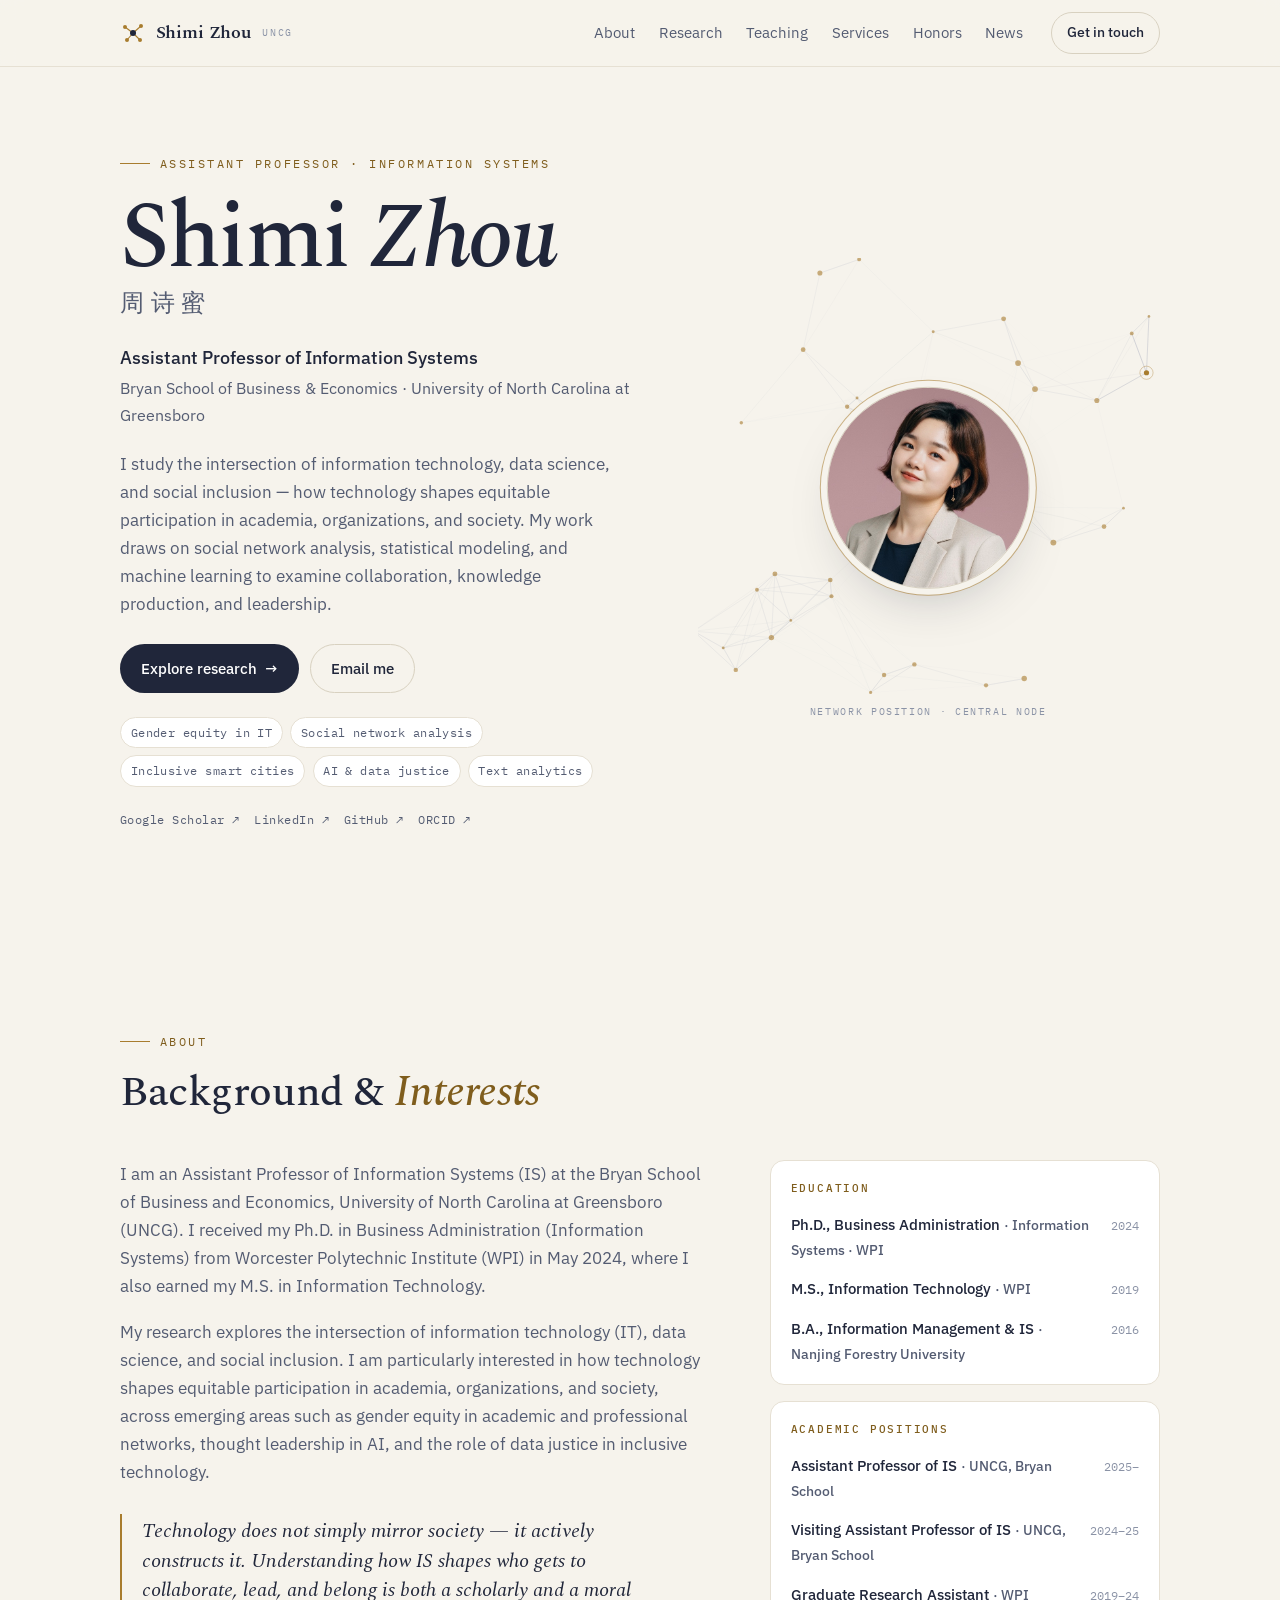
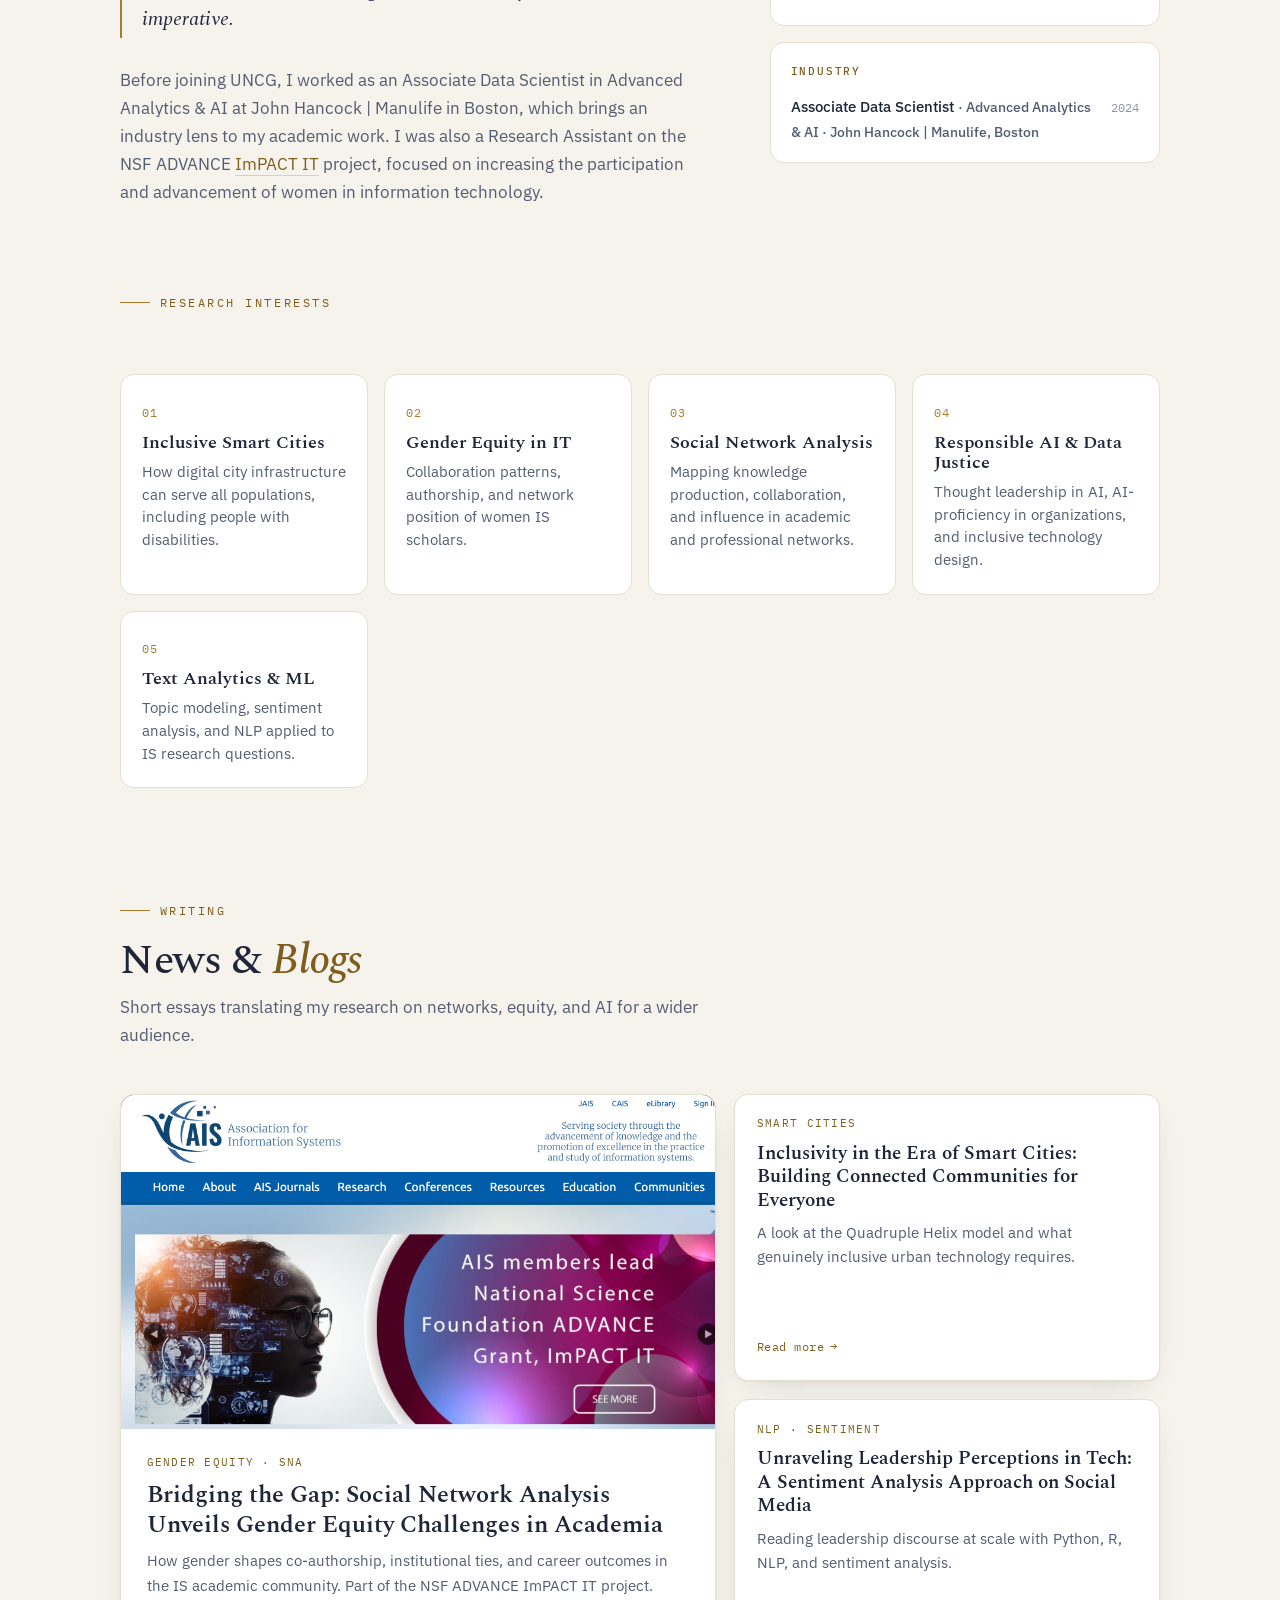
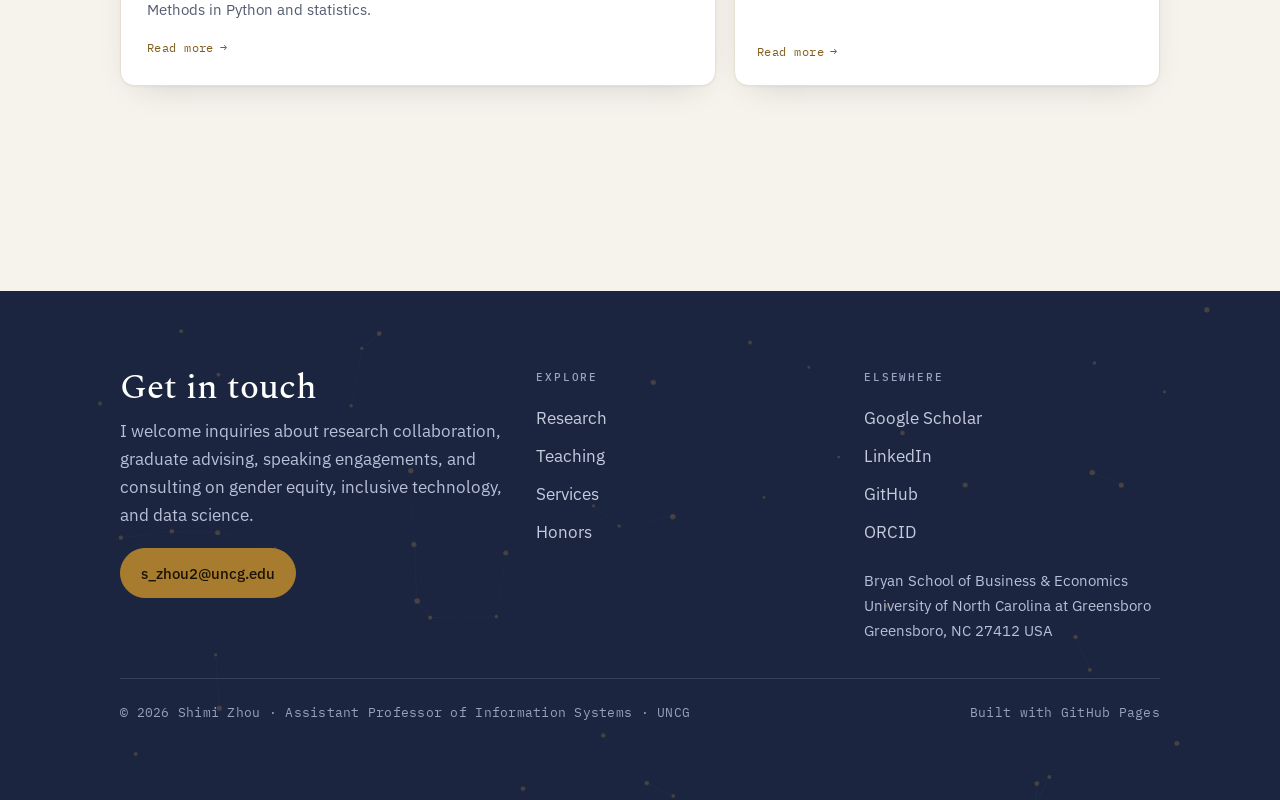
<file: index.html>
<!DOCTYPE html>
<html lang="en">
<head>
<meta charset="UTF-8" />
<meta name="viewport" content="width=device-width, initial-scale=1.0" />
<title>Shimi Zhou — Information Systems, UNCG</title>
<meta name="description" content="Shimi Zhou (周诗蜜), Assistant Professor of Information Systems at UNCG. Research on social network analysis, gender equity in IT, inclusive smart cities, and responsible AI." />
<link rel="preconnect" href="https://fonts.googleapis.com" />
<link rel="preconnect" href="https://fonts.gstatic.com" crossorigin />
<link href="https://fonts.googleapis.com/css2?family=IBM+Plex+Mono:wght@400;500&family=IBM+Plex+Sans:wght@400;500;600&family=Spectral:ital,wght@0,400;0,500;0,600;1,400;1,500&display=swap" rel="stylesheet" />
<link rel="stylesheet" href="styles.css" />
</head>
<body>

<!-- ============ NAV ============ -->
<header class="nav" data-open="false">
  <div class="container nav-inner">
    <a class="brand" href="index.html" aria-label="Shimi Zhou — home">
      <svg class="brand-mark" viewBox="0 0 26 26" fill="none" aria-hidden="true">
        <line x1="5" y1="7" x2="13" y2="13" stroke="#A87C2E" stroke-width="1.1"/>
        <line x1="21" y1="6" x2="13" y2="13" stroke="#A87C2E" stroke-width="1.1"/>
        <line x1="7" y1="20" x2="13" y2="13" stroke="#A87C2E" stroke-width="1.1"/>
        <line x1="20" y1="20" x2="13" y2="13" stroke="#A87C2E" stroke-width="1.1"/>
        <circle cx="13" cy="13" r="3" fill="#20263A"/>
        <circle cx="5" cy="7" r="2" fill="#A87C2E"/>
        <circle cx="21" cy="6" r="2" fill="#A87C2E"/>
        <circle cx="7" cy="20" r="2" fill="#A87C2E"/>
        <circle cx="20" cy="20" r="2" fill="#A87C2E"/>
      </svg>
      Shimi&nbsp;Zhou <small>UNCG</small>
    </a>
    <button class="nav-toggle" aria-label="Menu" aria-expanded="false"><span></span></button>
    <div class="nav-menu">
      <nav class="nav-links" aria-label="Primary">
        <a href="index.html#about">About</a>
        <a href="research.html">Research</a>
        <a href="teaching.html">Teaching</a>
        <a href="services.html">Services</a>
        <a href="honors.html">Honors</a>
        <a href="index.html#news">News</a>
      </nav>
      <a class="nav-cta" href="mailto:s_zhou2@uncg.edu">Get in touch</a>
    </div>
  </div>
</header>

<!-- ============ HERO ============ -->
<section class="hero">
  <div class="container hero-grid">
    <div class="hero-copy reveal in">
      <p class="eyebrow node">Assistant Professor · Information Systems</p>
      <h1 class="hero-name"><span class="given">Shimi</span> <span class="family">Zhou</span></h1>
      <p class="hero-cn">周诗蜜</p>
      <p class="hero-role">Assistant Professor of Information Systems</p>
      <p class="hero-affil">Bryan School of Business &amp; Economics · University of North Carolina at Greensboro</p>
      <p class="hero-intro">I study the intersection of information technology, data science, and social inclusion — how technology shapes equitable participation in academia, organizations, and society. My work draws on social network analysis, statistical modeling, and machine learning to examine collaboration, knowledge production, and leadership.</p>
      <div class="hero-actions">
        <a class="btn btn-primary" href="research.html">Explore research <span class="arr">→</span></a>
        <a class="btn btn-ghost" href="mailto:s_zhou2@uncg.edu">Email me</a>
      </div>
      <div class="hero-tags">
        <span class="tag">Gender equity in IT</span>
        <span class="tag">Social network analysis</span>
        <span class="tag">Inclusive smart cities</span>
        <span class="tag">AI &amp; data justice</span>
        <span class="tag">Text analytics</span>
      </div>
      <div class="socials">
        <a href="https://scholar.google.com/citations?user=-22qbhkAAAAJ&hl=en&oi=ao" target="_blank" rel="noopener">Google Scholar ↗</a>
        <a href="https://www.linkedin.com/in/shimi-zhou/" target="_blank" rel="noopener">LinkedIn ↗</a>
        <a href="https://github.com/ShimiZhou" target="_blank" rel="noopener">GitHub ↗</a>
        <a href="https://orcid.org/0000-0001-6086-1185" target="_blank" rel="noopener">ORCID ↗</a>
      </div>
    </div>

    <div class="hero-figure reveal in">
      <canvas class="hero-canvas" data-net="hero" aria-hidden="true"></canvas>
      <!-- Drop a square photo at assets/profile.jpg to replace the monogram -->
      <div class="hero-photo">
        <img src="assets/profile.jpg" alt="Shimi Zhou" onerror="this.style.display='none';this.nextElementSibling.style.display='grid';" />
        <div class="monogram" style="display:none">SZ<small>周诗蜜</small></div>
      </div>
      <span class="fig-label">network position · central node</span>
    </div>
  </div>
</section>

<!-- ============ ABOUT ============ -->
<section class="section" id="about">
  <div class="container">
    <div class="section-head">
      <p class="eyebrow node">About</p>
      <h2 class="section-title">Background &amp; <em>Interests</em></h2>
    </div>

    <div class="about-grid">
      <div class="prose reveal">
        <p>I am an Assistant Professor of Information Systems (IS) at the Bryan School of Business and Economics, University of North Carolina at Greensboro (UNCG). I received my Ph.D. in Business Administration (Information Systems) from Worcester Polytechnic Institute (WPI) in May 2024, where I also earned my M.S. in Information Technology.</p>
        <p>My research explores the intersection of information technology (IT), data science, and social inclusion. I am particularly interested in how technology shapes equitable participation in academia, organizations, and society, across emerging areas such as gender equity in academic and professional networks, thought leadership in AI, and the role of data justice in inclusive technology.</p>
        <blockquote class="pullquote">Technology does not simply mirror society — it actively constructs it. Understanding how IS shapes who gets to collaborate, lead, and belong is both a scholarly and a moral imperative.</blockquote>
        <p>Before joining UNCG, I worked as an Associate Data Scientist in Advanced Analytics &amp; AI at John Hancock | Manulife in Boston, which brings an industry lens to my academic work. I was also a Research Assistant on the NSF ADVANCE <a href="https://impactit.pages.wm.edu/" target="_blank" rel="noopener">ImPACT IT</a> project, focused on increasing the participation and advancement of women in information technology.</p>
      </div>

      <aside class="about-aside reveal">
        <div class="mini-card">
          <h4>Education</h4>
          <div class="timeline">
            <div class="row"><span class="role">Ph.D., Business Administration <span class="where">· Information Systems · WPI</span></span><span class="when">2024</span></div>
            <div class="row"><span class="role">M.S., Information Technology <span class="where">· WPI</span></span><span class="when">2019</span></div>
            <div class="row"><span class="role">B.A., Information Management &amp; IS <span class="where">· Nanjing Forestry University</span></span><span class="when">2016</span></div>
          </div>
        </div>
        <div class="mini-card">
          <h4>Academic Positions</h4>
          <div class="timeline">
            <div class="row"><span class="role">Assistant Professor of IS <span class="where">· UNCG, Bryan School</span></span><span class="when">2025–</span></div>
            <div class="row"><span class="role">Visiting Assistant Professor of IS <span class="where">· UNCG, Bryan School</span></span><span class="when">2024–25</span></div>
            <div class="row"><span class="role">Graduate Research Assistant <span class="where">· WPI</span></span><span class="when">2019–24</span></div>
          </div>
        </div>
        <div class="mini-card">
          <h4>Industry</h4>
          <div class="timeline">
            <div class="row"><span class="role">Associate Data Scientist <span class="where">· Advanced Analytics &amp; AI · John Hancock | Manulife, Boston</span></span><span class="when">2024</span></div>
          </div>
        </div>
      </aside>
    </div>

    <!-- interests -->
    <div class="section-head reveal" style="margin-top: clamp(2.5rem,5vw,3.75rem);">
      <p class="eyebrow node">Research Interests</p>
    </div>
    <div class="interest-grid">
      <article class="interest reveal">
        <span class="idx">01</span>
        <h3>Inclusive Smart Cities</h3>
        <p>How digital city infrastructure can serve all populations, including people with disabilities.</p>
      </article>
      <article class="interest reveal">
        <span class="idx">02</span>
        <h3>Gender Equity in IT</h3>
        <p>Collaboration patterns, authorship, and network position of women IS scholars.</p>
      </article>
      <article class="interest reveal">
        <span class="idx">03</span>
        <h3>Social Network Analysis</h3>
        <p>Mapping knowledge production, collaboration, and influence in academic and professional networks.</p>
      </article>
      <article class="interest reveal">
        <span class="idx">04</span>
        <h3>Responsible AI &amp; Data Justice</h3>
        <p>Thought leadership in AI, AI-proficiency in organizations, and inclusive technology design.</p>
      </article>
      <article class="interest reveal">
        <span class="idx">05</span>
        <h3>Text Analytics &amp; ML</h3>
        <p>Topic modeling, sentiment analysis, and NLP applied to IS research questions.</p>
      </article>
    </div>
  </div>
</section>

<!-- ============ NEWS & BLOGS ============ -->
<section class="section" id="news">
  <div class="container">
    <div class="section-head">
      <p class="eyebrow node">Writing</p>
      <h2 class="section-title">News &amp; <em>Blogs</em></h2>
      <p class="section-lead">Short essays translating my research on networks, equity, and AI for a wider audience.</p>
    </div>

    <div class="news-grid">
      <a class="news big reveal" href="https://shimizhou.github.io/research-sna-gender.html">
        <div class="thumb"><img src="assets/news-sna.jpg" alt="Social network analysis of gender equity in academia" style="position:absolute;inset:0;width:100%;height:100%;object-fit:cover;z-index:1;" onerror="this.style.display='none';" /><canvas data-net="thumb" aria-hidden="true"></canvas></div>
        <div class="body">
          <span class="kicker">Gender Equity · SNA</span>
          <h3>Bridging the Gap: Social Network Analysis Unveils Gender Equity Challenges in Academia</h3>
          <p>How gender shapes co-authorship, institutional ties, and career outcomes in the IS academic community. Part of the NSF ADVANCE ImPACT IT project. Methods in Python and statistics.</p>
          <span class="more">Read more <span class="arr">→</span></span>
        </div>
      </a>

      <div class="news-side" style="display:grid; gap:1.15rem;">
        <a class="news reveal" href="https://shimizhou.github.io/research-smart-cities.html">
          <div class="body">
            <span class="kicker">Smart Cities</span>
            <h3>Inclusivity in the Era of Smart Cities: Building Connected Communities for Everyone</h3>
            <p>A look at the Quadruple Helix model and what genuinely inclusive urban technology requires.</p>
            <span class="more">Read more <span class="arr">→</span></span>
          </div>
        </a>
        <a class="news reveal" href="https://shimizhou.github.io/research-sentiment.html">
          <div class="body">
            <span class="kicker">NLP · Sentiment</span>
            <h3>Unraveling Leadership Perceptions in Tech: A Sentiment Analysis Approach on Social Media</h3>
            <p>Reading leadership discourse at scale with Python, R, NLP, and sentiment analysis.</p>
            <span class="more">Read more <span class="arr">→</span></span>
          </div>
        </a>
      </div>
    </div>
  </div>
</section>

<!-- ============ FOOTER / CONTACT ============ -->
<footer class="footer" id="contact">
  <canvas class="foot-net" data-net="footer" aria-hidden="true"></canvas>
  <div class="container">
    <div class="footer-grid">
      <div>
        <h2>Get in touch</h2>
        <p class="foot-lead">I welcome inquiries about research collaboration, graduate advising, speaking engagements, and consulting on gender equity, inclusive technology, and data science.</p>
        <a class="btn btn-gold" href="mailto:s_zhou2@uncg.edu">s_zhou2@uncg.edu</a>
      </div>
      <div class="col">
        <h4>Explore</h4>
        <a href="research.html">Research</a>
        <a href="teaching.html">Teaching</a>
        <a href="services.html">Services</a>
        <a href="honors.html">Honors</a>
      </div>
      <div class="col">
        <h4>Elsewhere</h4>
        <a href="https://scholar.google.com/citations?user=-22qbhkAAAAJ&hl=en&oi=ao" target="_blank" rel="noopener">Google Scholar</a>
        <a href="https://www.linkedin.com/in/shimi-zhou/" target="_blank" rel="noopener">LinkedIn</a>
        <a href="https://github.com/ShimiZhou" target="_blank" rel="noopener">GitHub</a>
        <a href="https://orcid.org/0000-0001-6086-1185" target="_blank" rel="noopener">ORCID</a>
        <address style="margin-top:1rem;">Bryan School of Business &amp; Economics<br/>University of North Carolina at Greensboro<br/>Greensboro, NC 27412 USA</address>
      </div>
    </div>
    <div class="footer-base">
      <span>© 2026 Shimi Zhou · Assistant Professor of Information Systems · UNCG</span>
      <span>Built with GitHub Pages</span>
    </div>
  </div>
</footer>

<script src="app.js"></script>
</body>
</html>
</file>
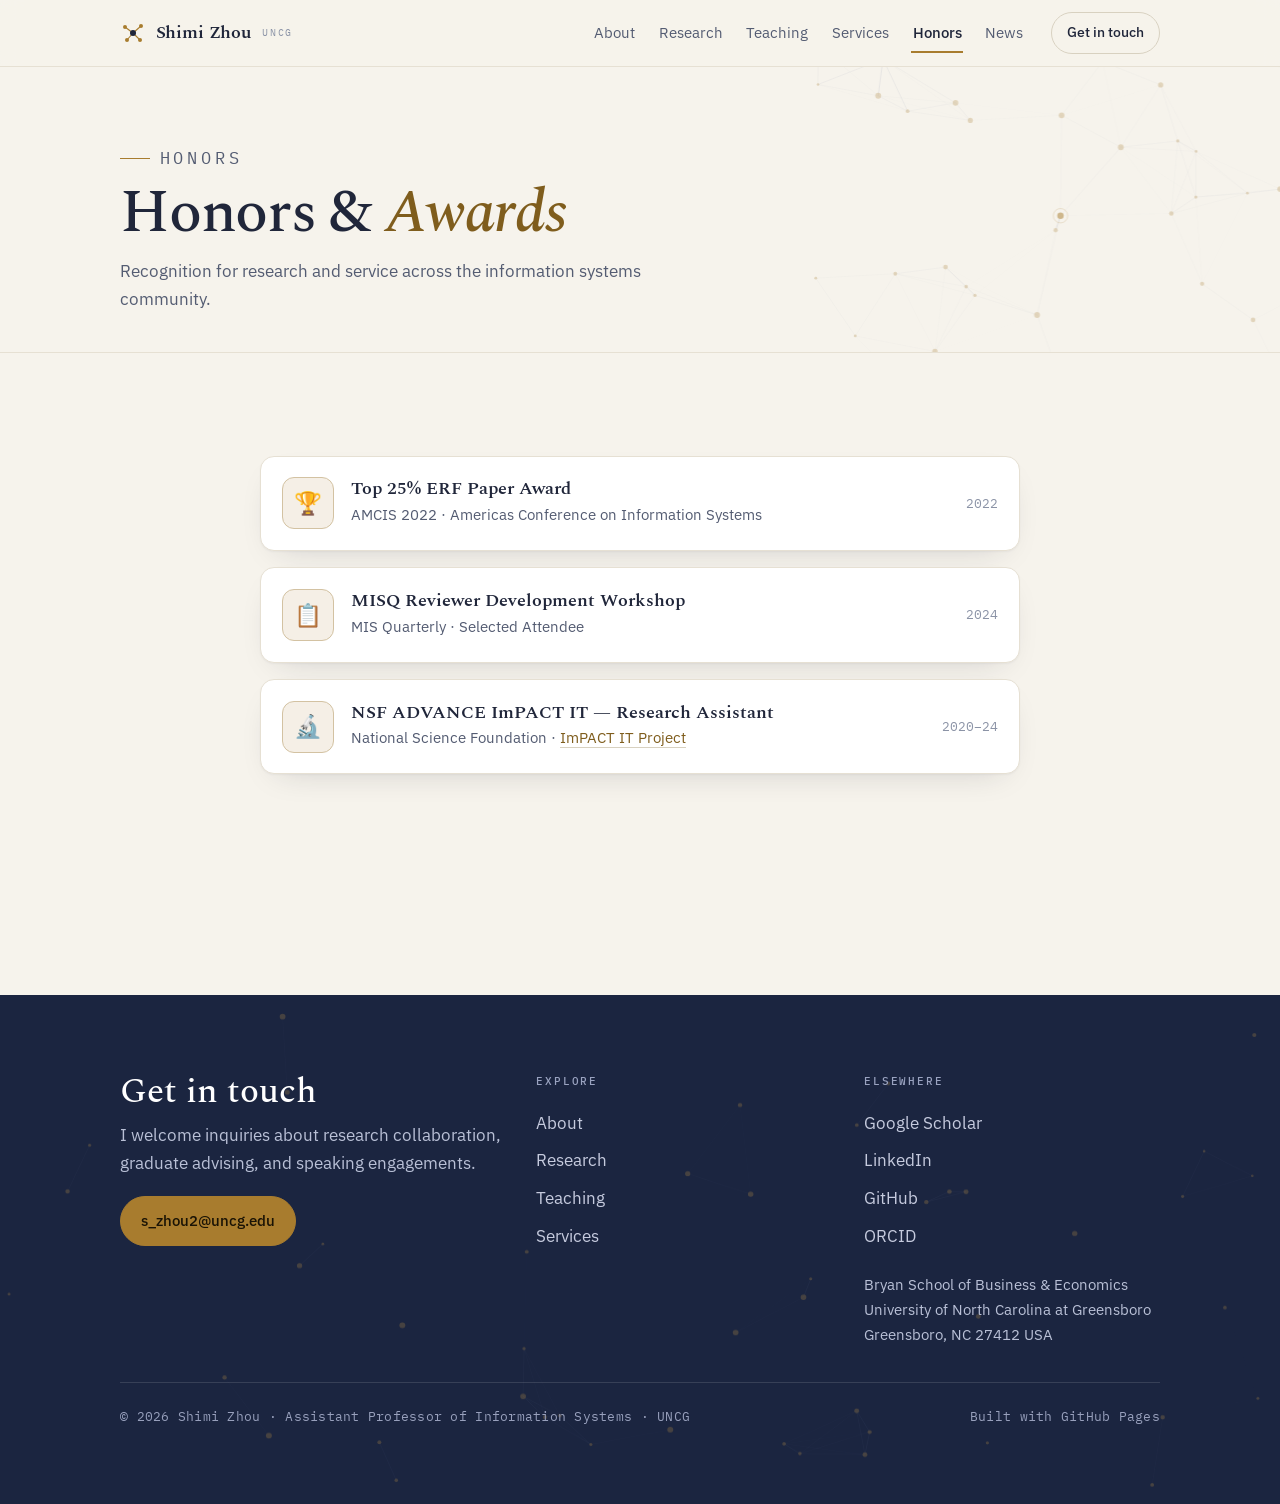
<file: honors.html>
<!DOCTYPE html>
<html lang="en">
<head>
<meta charset="UTF-8" />
<meta name="viewport" content="width=device-width, initial-scale=1.0" />
<title>Honors — Shimi Zhou</title>
<meta name="description" content="Honors and awards received by Shimi Zhou, including the AMCIS 2022 Top 25% ERF Paper Award and the MISQ Reviewer Development Workshop." />
<link rel="preconnect" href="https://fonts.googleapis.com" />
<link rel="preconnect" href="https://fonts.gstatic.com" crossorigin />
<link href="https://fonts.googleapis.com/css2?family=IBM+Plex+Mono:wght@400;500&family=IBM+Plex+Sans:wght@400;500;600&family=Spectral:ital,wght@0,400;0,500;0,600;1,400;1,500&display=swap" rel="stylesheet" />
<link rel="stylesheet" href="styles.css" />
</head>
<body>

<header class="nav" data-open="false">
  <div class="container nav-inner">
    <a class="brand" href="index.html" aria-label="Shimi Zhou — home">
      <svg class="brand-mark" viewBox="0 0 26 26" fill="none" aria-hidden="true">
        <line x1="5" y1="7" x2="13" y2="13" stroke="#A87C2E" stroke-width="1.1"/><line x1="21" y1="6" x2="13" y2="13" stroke="#A87C2E" stroke-width="1.1"/><line x1="7" y1="20" x2="13" y2="13" stroke="#A87C2E" stroke-width="1.1"/><line x1="20" y1="20" x2="13" y2="13" stroke="#A87C2E" stroke-width="1.1"/>
        <circle cx="13" cy="13" r="3" fill="#20263A"/><circle cx="5" cy="7" r="2" fill="#A87C2E"/><circle cx="21" cy="6" r="2" fill="#A87C2E"/><circle cx="7" cy="20" r="2" fill="#A87C2E"/><circle cx="20" cy="20" r="2" fill="#A87C2E"/>
      </svg>
      Shimi&nbsp;Zhou <small>UNCG</small>
    </a>
    <button class="nav-toggle" aria-label="Menu" aria-expanded="false"><span></span></button>
    <div class="nav-menu">
      <nav class="nav-links" aria-label="Primary">
        <a href="index.html#about">About</a>
        <a href="research.html">Research</a>
        <a href="teaching.html">Teaching</a>
        <a href="services.html">Services</a>
        <a href="honors.html" aria-current="page">Honors</a>
        <a href="index.html#news">News</a>
      </nav>
      <a class="nav-cta" href="mailto:s_zhou2@uncg.edu">Get in touch</a>
    </div>
  </div>
</header>

<section class="page-head">
  <canvas data-net="head" aria-hidden="true"></canvas>
  <div class="container">
    <p class="eyebrow node">Honors</p>
    <h1>Honors &amp; <em>Awards</em></h1>
    <p>Recognition for research and service across the information systems community.</p>
  </div>
</section>

<section class="section">
  <div class="container" style="max-width:840px;">
    <article class="award reveal">
      <span class="ic">🏆</span>
      <div>
        <h3>Top 25% ERF Paper Award</h3>
        <p>AMCIS 2022 · Americas Conference on Information Systems</p>
      </div>
      <span class="yr">2022</span>
    </article>

    <article class="award reveal">
      <span class="ic">📋</span>
      <div>
        <h3>MISQ Reviewer Development Workshop</h3>
        <p>MIS Quarterly · Selected Attendee</p>
      </div>
      <span class="yr">2024</span>
    </article>

    <article class="award reveal">
      <span class="ic">🔬</span>
      <div>
        <h3>NSF ADVANCE ImPACT IT — Research Assistant</h3>
        <p>National Science Foundation · <a href="https://impactit.pages.wm.edu/" target="_blank" rel="noopener">ImPACT IT Project</a></p>
      </div>
      <span class="yr">2020–24</span>
    </article>
  </div>
</section>

<footer class="footer">
  <canvas class="foot-net" data-net="footer" aria-hidden="true"></canvas>
  <div class="container">
    <div class="footer-grid">
      <div>
        <h2>Get in touch</h2>
        <p class="foot-lead">I welcome inquiries about research collaboration, graduate advising, and speaking engagements.</p>
        <a class="btn btn-gold" href="mailto:s_zhou2@uncg.edu">s_zhou2@uncg.edu</a>
      </div>
      <div class="col">
        <h4>Explore</h4>
        <a href="index.html#about">About</a>
        <a href="research.html">Research</a>
        <a href="teaching.html">Teaching</a>
        <a href="services.html">Services</a>
      </div>
      <div class="col">
        <h4>Elsewhere</h4>
        <a href="https://scholar.google.com/citations?user=-22qbhkAAAAJ&hl=en&oi=ao" target="_blank" rel="noopener">Google Scholar</a>
        <a href="https://www.linkedin.com/in/shimi-zhou/" target="_blank" rel="noopener">LinkedIn</a>
        <a href="https://github.com/ShimiZhou" target="_blank" rel="noopener">GitHub</a>
        <a href="https://orcid.org/0000-0001-6086-1185" target="_blank" rel="noopener">ORCID</a>
        <address style="margin-top:1rem;">Bryan School of Business &amp; Economics<br/>University of North Carolina at Greensboro<br/>Greensboro, NC 27412 USA</address>
      </div>
    </div>
    <div class="footer-base">
      <span>© 2026 Shimi Zhou · Assistant Professor of Information Systems · UNCG</span>
      <span>Built with GitHub Pages</span>
    </div>
  </div>
</footer>

<script src="app.js"></script>
</body>
</html>
</file>
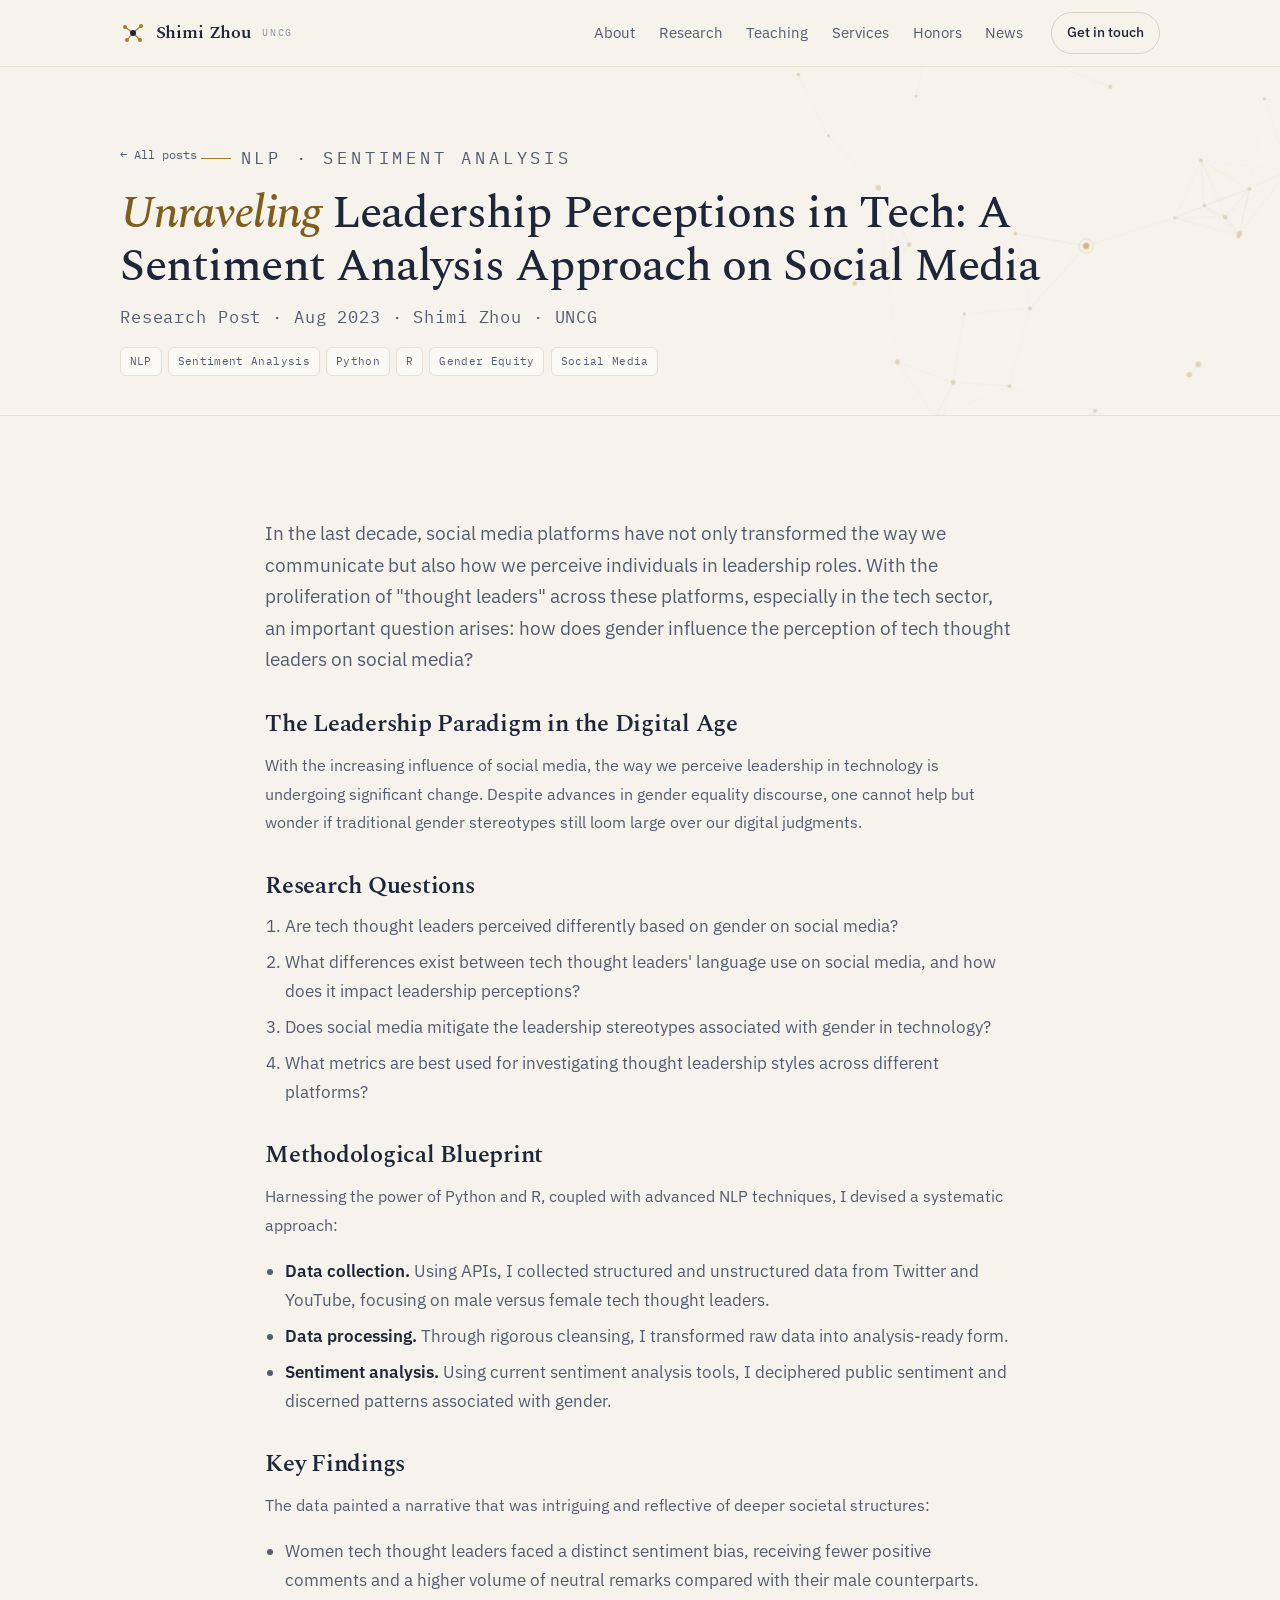
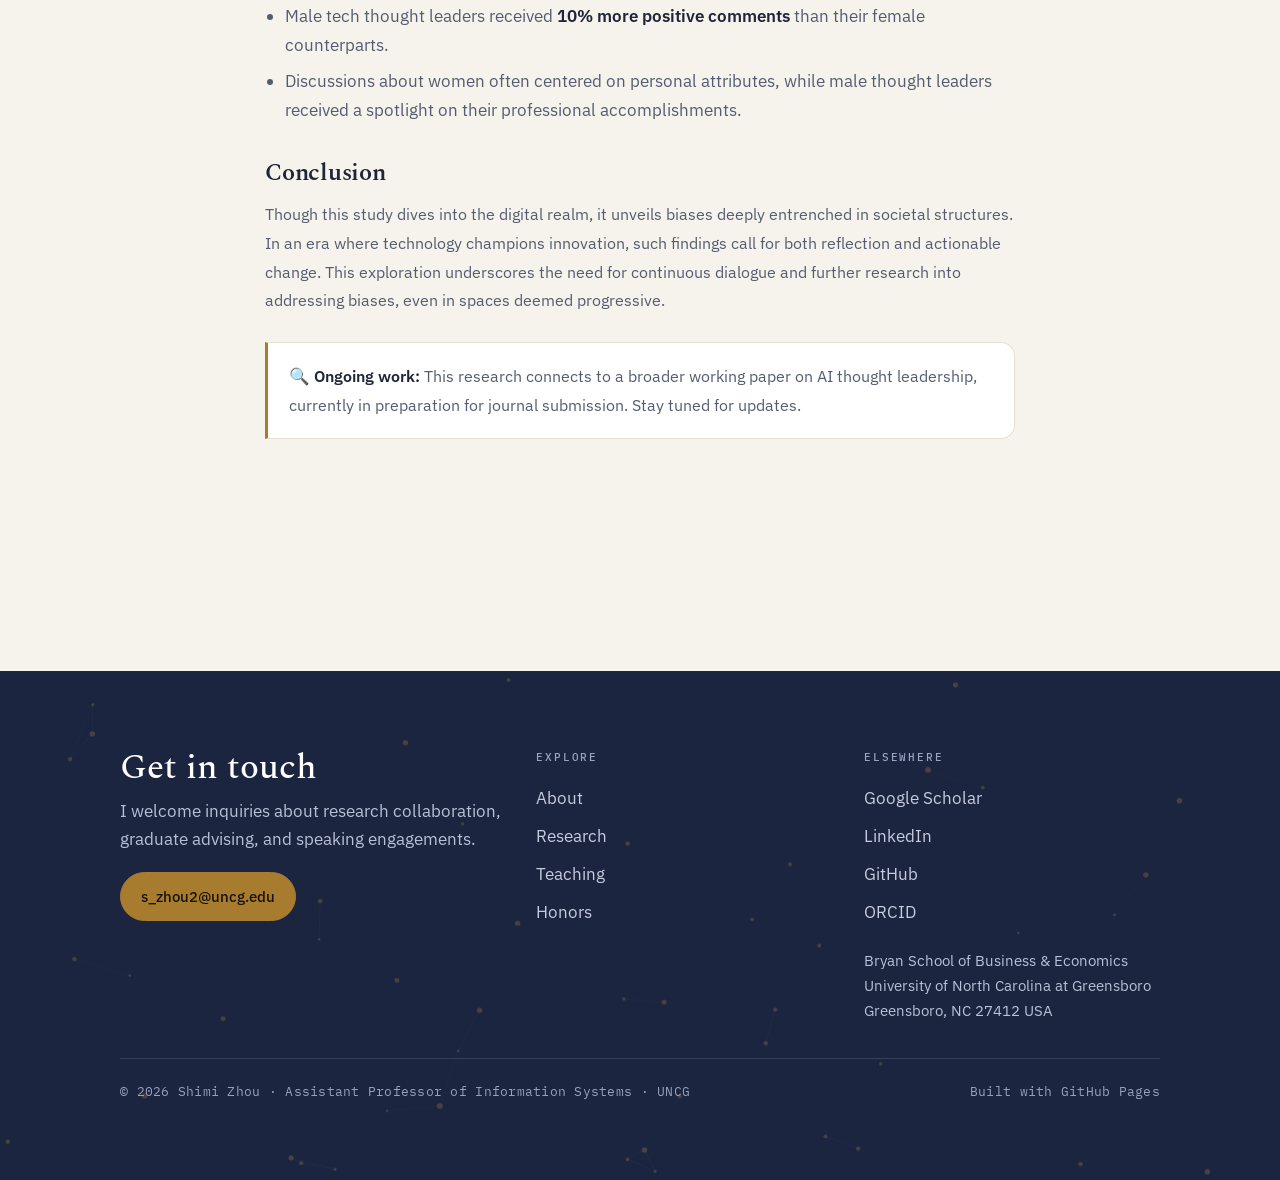
<file: research-sentiment.html>
<!DOCTYPE html>
<html lang="en">
<head>
<meta charset="UTF-8" />
<meta name="viewport" content="width=device-width, initial-scale=1.0" />
<title>Unraveling Leadership Perceptions in Tech: A Sentiment Analysis Approach on Social Media — Shimi Zhou</title>
<meta name="description" content="A sentiment analysis of how gender shapes perceptions of tech thought leaders on social media, using Python, R, and NLP. A research post by Shimi Zhou." />
<link rel="preconnect" href="https://fonts.googleapis.com" />
<link rel="preconnect" href="https://fonts.gstatic.com" crossorigin />
<link href="https://fonts.googleapis.com/css2?family=IBM+Plex+Mono:wght@400;500&family=IBM+Plex+Sans:wght@400;500;600&family=Spectral:ital,wght@0,400;0,500;0,600;1,400;1,500&display=swap" rel="stylesheet" />
<link rel="stylesheet" href="styles.css" />
<style>
  .page-head.post h1 { font-size: clamp(1.9rem, 4vw, 2.9rem); line-height: 1.15; }
  .post-meta { font-family: var(--ff-mono); font-size: .78rem; letter-spacing: .05em; color: var(--ink-3); margin: .3rem 0 0; }
  .back-link { display: inline-flex; align-items: center; gap: .4rem; font-family: var(--ff-mono); font-size: .78rem; color: var(--ink-2); text-decoration: none; margin-bottom: 1rem; }
  .back-link:hover { color: var(--accent-deep); }
  .article { max-width: 750px; margin-inline: auto; }
  .article .lead { font-size: 1.16rem; color: var(--ink-2); line-height: 1.7; margin: 0 0 1.6rem; }
  .article h2 { font-family: var(--ff-display); font-weight: 600; font-size: 1.5rem; letter-spacing: -.01em; margin: 2.2rem 0 .8rem; }
  .article p { color: var(--ink-2); line-height: 1.75; margin: 0 0 1.1rem; font-size: 1.03rem; }
  .article strong { color: var(--ink); font-weight: 600; }
  .article ul, .article ol { color: var(--ink-2); line-height: 1.7; margin: 0 0 1.2rem; padding-left: 1.25rem; }
  .article li { margin: .45rem 0; }
  .article a { color: var(--accent-deep); text-decoration: none; border-bottom: 1px solid var(--line-2); }
  .article a:hover { border-color: var(--accent); }
  .callout { background: var(--surface); border: 1px solid var(--line); border-left: 3px solid var(--accent); border-radius: 0 var(--radius) var(--radius) 0; padding: 1.15rem 1.3rem; margin: 1.7rem 0; font-size: .98rem; }
  .callout p { margin: 0; color: var(--ink-2); }
  .callout strong { color: var(--ink); }
</style>
</head>
<body>

<header class="nav" data-open="false">
  <div class="container nav-inner">
    <a class="brand" href="index.html" aria-label="Shimi Zhou — home">
      <svg class="brand-mark" viewBox="0 0 26 26" fill="none" aria-hidden="true">
        <line x1="5" y1="7" x2="13" y2="13" stroke="#A87C2E" stroke-width="1.1"/><line x1="21" y1="6" x2="13" y2="13" stroke="#A87C2E" stroke-width="1.1"/><line x1="7" y1="20" x2="13" y2="13" stroke="#A87C2E" stroke-width="1.1"/><line x1="20" y1="20" x2="13" y2="13" stroke="#A87C2E" stroke-width="1.1"/>
        <circle cx="13" cy="13" r="3" fill="#20263A"/><circle cx="5" cy="7" r="2" fill="#A87C2E"/><circle cx="21" cy="6" r="2" fill="#A87C2E"/><circle cx="7" cy="20" r="2" fill="#A87C2E"/><circle cx="20" cy="20" r="2" fill="#A87C2E"/>
      </svg>
      Shimi&nbsp;Zhou <small>UNCG</small>
    </a>
    <button class="nav-toggle" aria-label="Menu" aria-expanded="false"><span></span></button>
    <div class="nav-menu">
      <nav class="nav-links" aria-label="Primary">
        <a href="index.html#about">About</a>
        <a href="research.html">Research</a>
        <a href="teaching.html">Teaching</a>
        <a href="services.html">Services</a>
        <a href="honors.html">Honors</a>
        <a href="index.html#news">News</a>
      </nav>
      <a class="nav-cta" href="mailto:s_zhou2@uncg.edu">Get in touch</a>
    </div>
  </div>
</header>

<section class="page-head post">
  <canvas data-net="head" aria-hidden="true"></canvas>
  <div class="container">
    <a class="back-link" href="index.html#news">← All posts</a>
    <p class="eyebrow node">NLP · Sentiment Analysis</p>
    <h1><em>Unraveling</em> Leadership Perceptions in Tech: A Sentiment Analysis Approach on Social Media</h1>
    <p class="post-meta">Research Post · Aug 2023 · Shimi Zhou · UNCG</p>
    <div class="chips" style="margin-top:.95rem">
      <span class="chip">NLP</span><span class="chip">Sentiment Analysis</span><span class="chip">Python</span><span class="chip">R</span><span class="chip">Gender Equity</span><span class="chip">Social Media</span>
    </div>
  </div>
</section>

<section class="section">
  <div class="container">
    <article class="article">
      <p class="lead">In the last decade, social media platforms have not only transformed the way we communicate but also how we perceive individuals in leadership roles. With the proliferation of "thought leaders" across these platforms, especially in the tech sector, an important question arises: how does gender influence the perception of tech thought leaders on social media?</p>

      <h2>The Leadership Paradigm in the Digital Age</h2>
      <p>With the increasing influence of social media, the way we perceive leadership in technology is undergoing significant change. Despite advances in gender equality discourse, one cannot help but wonder if traditional gender stereotypes still loom large over our digital judgments.</p>

      <h2>Research Questions</h2>
      <ol>
        <li>Are tech thought leaders perceived differently based on gender on social media?</li>
        <li>What differences exist between tech thought leaders' language use on social media, and how does it impact leadership perceptions?</li>
        <li>Does social media mitigate the leadership stereotypes associated with gender in technology?</li>
        <li>What metrics are best used for investigating thought leadership styles across different platforms?</li>
      </ol>

      <h2>Methodological Blueprint</h2>
      <p>Harnessing the power of Python and R, coupled with advanced NLP techniques, I devised a systematic approach:</p>
      <ul>
        <li><strong>Data collection.</strong> Using APIs, I collected structured and unstructured data from Twitter and YouTube, focusing on male versus female tech thought leaders.</li>
        <li><strong>Data processing.</strong> Through rigorous cleansing, I transformed raw data into analysis-ready form.</li>
        <li><strong>Sentiment analysis.</strong> Using current sentiment analysis tools, I deciphered public sentiment and discerned patterns associated with gender.</li>
      </ul>

      <h2>Key Findings</h2>
      <p>The data painted a narrative that was intriguing and reflective of deeper societal structures:</p>
      <ul>
        <li>Women tech thought leaders faced a distinct sentiment bias, receiving fewer positive comments and a higher volume of neutral remarks compared with their male counterparts.</li>
        <li>Male tech thought leaders received <strong>10% more positive comments</strong> than their female counterparts.</li>
        <li>Discussions about women often centered on personal attributes, while male thought leaders received a spotlight on their professional accomplishments.</li>
      </ul>

      <h2>Conclusion</h2>
      <p>Though this study dives into the digital realm, it unveils biases deeply entrenched in societal structures. In an era where technology champions innovation, such findings call for both reflection and actionable change. This exploration underscores the need for continuous dialogue and further research into addressing biases, even in spaces deemed progressive.</p>

      <div class="callout">
        <p><strong>🔍 Ongoing work:</strong> This research connects to a broader working paper on AI thought leadership, currently in preparation for journal submission. Stay tuned for updates.</p>
      </div>
    </article>
  </div>
</section>

<footer class="footer">
  <canvas class="foot-net" data-net="footer" aria-hidden="true"></canvas>
  <div class="container">
    <div class="footer-grid">
      <div>
        <h2>Get in touch</h2>
        <p class="foot-lead">I welcome inquiries about research collaboration, graduate advising, and speaking engagements.</p>
        <a class="btn btn-gold" href="mailto:s_zhou2@uncg.edu">s_zhou2@uncg.edu</a>
      </div>
      <div class="col">
        <h4>Explore</h4>
        <a href="index.html#about">About</a>
        <a href="research.html">Research</a>
        <a href="teaching.html">Teaching</a>
        <a href="honors.html">Honors</a>
      </div>
      <div class="col">
        <h4>Elsewhere</h4>
        <a href="https://scholar.google.com/citations?user=-22qbhkAAAAJ&hl=en&oi=ao" target="_blank" rel="noopener">Google Scholar</a>
        <a href="https://www.linkedin.com/in/shimi-zhou/" target="_blank" rel="noopener">LinkedIn</a>
        <a href="https://github.com/ShimiZhou" target="_blank" rel="noopener">GitHub</a>
        <a href="https://orcid.org/0000-0001-6086-1185" target="_blank" rel="noopener">ORCID</a>
        <address style="margin-top:1rem;">Bryan School of Business &amp; Economics<br/>University of North Carolina at Greensboro<br/>Greensboro, NC 27412 USA</address>
      </div>
    </div>
    <div class="footer-base">
      <span>© 2026 Shimi Zhou · Assistant Professor of Information Systems · UNCG</span>
      <span>Built with GitHub Pages</span>
    </div>
  </div>
</footer>

<script src="app.js"></script>
</body>
</html>
</file>
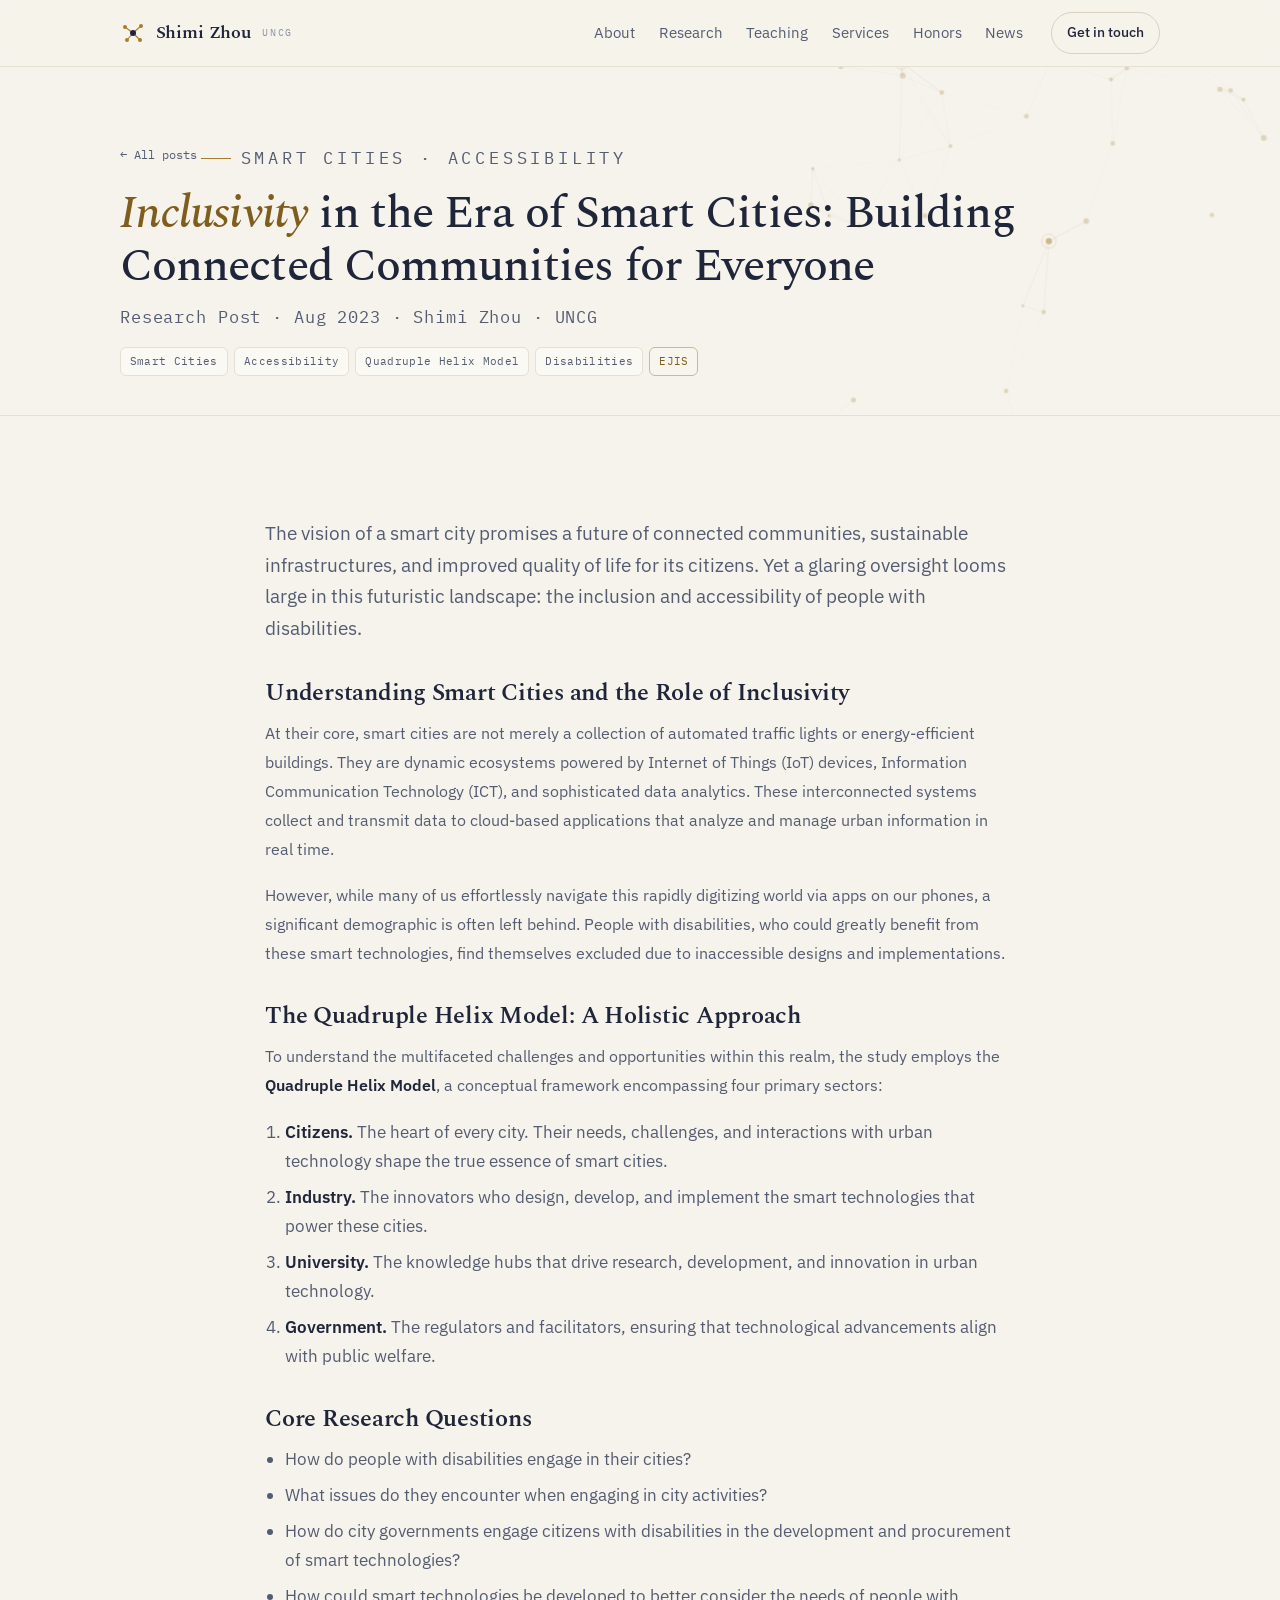
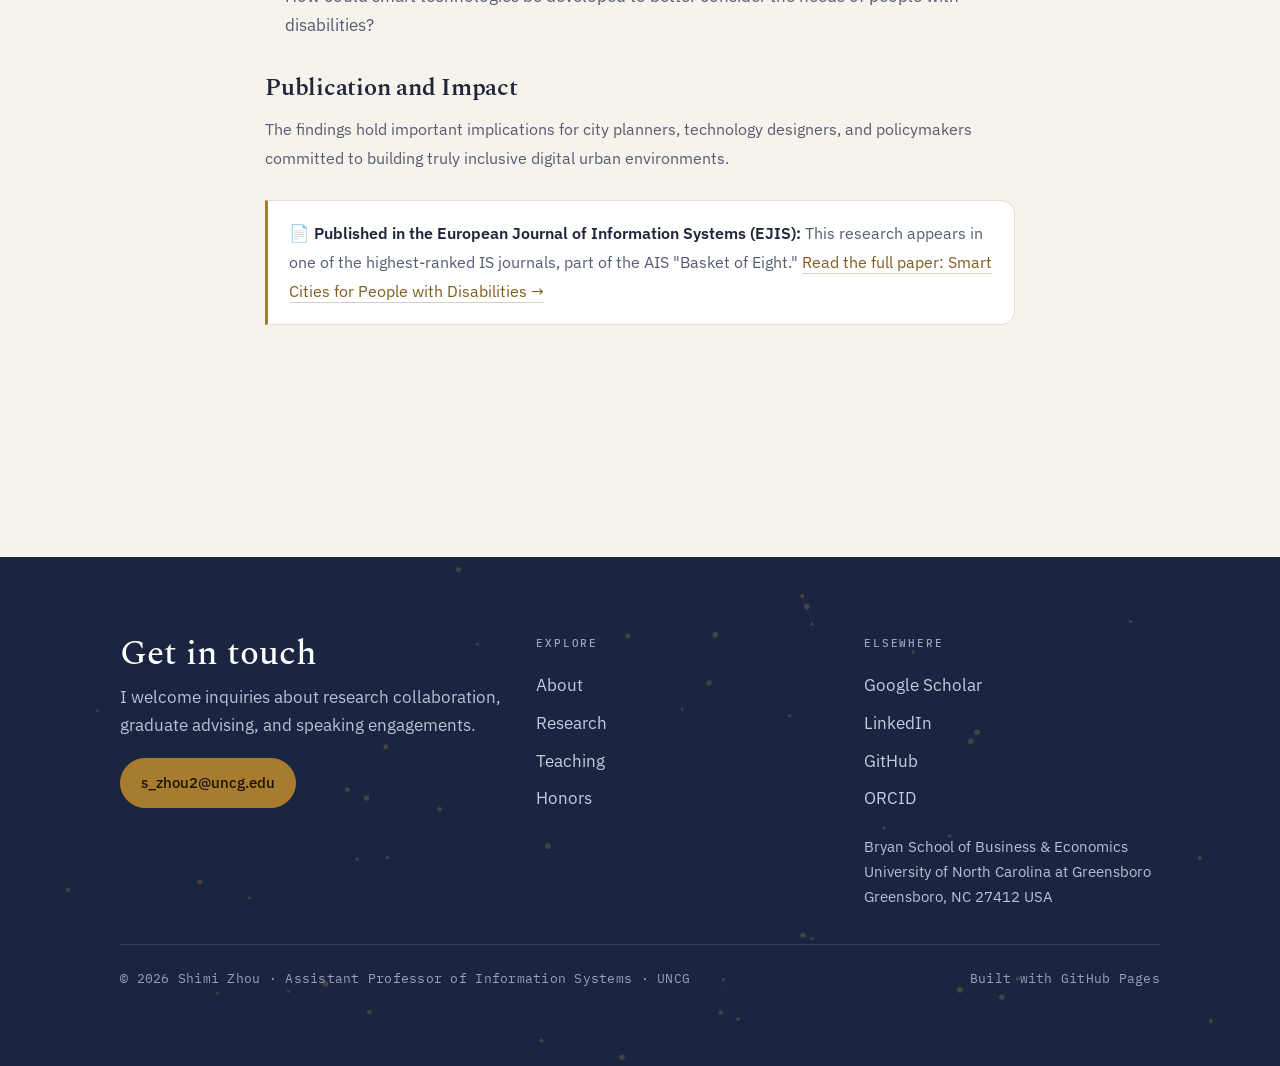
<file: research-smart-cities.html>
<!DOCTYPE html>
<html lang="en">
<head>
<meta charset="UTF-8" />
<meta name="viewport" content="width=device-width, initial-scale=1.0" />
<title>Inclusivity in the Era of Smart Cities: Building Connected Communities for Everyone — Shimi Zhou</title>
<meta name="description" content="Why smart cities must include people with disabilities, and how the Quadruple Helix model frames genuinely inclusive urban technology. A research post by Shimi Zhou." />
<link rel="preconnect" href="https://fonts.googleapis.com" />
<link rel="preconnect" href="https://fonts.gstatic.com" crossorigin />
<link href="https://fonts.googleapis.com/css2?family=IBM+Plex+Mono:wght@400;500&family=IBM+Plex+Sans:wght@400;500;600&family=Spectral:ital,wght@0,400;0,500;0,600;1,400;1,500&display=swap" rel="stylesheet" />
<link rel="stylesheet" href="styles.css" />
<style>
  .page-head.post h1 { font-size: clamp(1.9rem, 4vw, 2.9rem); line-height: 1.15; }
  .post-meta { font-family: var(--ff-mono); font-size: .78rem; letter-spacing: .05em; color: var(--ink-3); margin: .3rem 0 0; }
  .back-link { display: inline-flex; align-items: center; gap: .4rem; font-family: var(--ff-mono); font-size: .78rem; color: var(--ink-2); text-decoration: none; margin-bottom: 1rem; }
  .back-link:hover { color: var(--accent-deep); }
  .article { max-width: 750px; margin-inline: auto; }
  .article .lead { font-size: 1.16rem; color: var(--ink-2); line-height: 1.7; margin: 0 0 1.6rem; }
  .article h2 { font-family: var(--ff-display); font-weight: 600; font-size: 1.5rem; letter-spacing: -.01em; margin: 2.2rem 0 .8rem; }
  .article p { color: var(--ink-2); line-height: 1.75; margin: 0 0 1.1rem; font-size: 1.03rem; }
  .article strong { color: var(--ink); font-weight: 600; }
  .article ul, .article ol { color: var(--ink-2); line-height: 1.7; margin: 0 0 1.2rem; padding-left: 1.25rem; }
  .article li { margin: .45rem 0; }
  .article a { color: var(--accent-deep); text-decoration: none; border-bottom: 1px solid var(--line-2); }
  .article a:hover { border-color: var(--accent); }
  .callout { background: var(--surface); border: 1px solid var(--line); border-left: 3px solid var(--accent); border-radius: 0 var(--radius) var(--radius) 0; padding: 1.15rem 1.3rem; margin: 1.7rem 0; font-size: .98rem; }
  .callout p { margin: 0 0 .55rem; color: var(--ink-2); }
  .callout p:last-child { margin: 0; }
  .callout strong { color: var(--ink); }
</style>
</head>
<body>

<header class="nav" data-open="false">
  <div class="container nav-inner">
    <a class="brand" href="index.html" aria-label="Shimi Zhou — home">
      <svg class="brand-mark" viewBox="0 0 26 26" fill="none" aria-hidden="true">
        <line x1="5" y1="7" x2="13" y2="13" stroke="#A87C2E" stroke-width="1.1"/><line x1="21" y1="6" x2="13" y2="13" stroke="#A87C2E" stroke-width="1.1"/><line x1="7" y1="20" x2="13" y2="13" stroke="#A87C2E" stroke-width="1.1"/><line x1="20" y1="20" x2="13" y2="13" stroke="#A87C2E" stroke-width="1.1"/>
        <circle cx="13" cy="13" r="3" fill="#20263A"/><circle cx="5" cy="7" r="2" fill="#A87C2E"/><circle cx="21" cy="6" r="2" fill="#A87C2E"/><circle cx="7" cy="20" r="2" fill="#A87C2E"/><circle cx="20" cy="20" r="2" fill="#A87C2E"/>
      </svg>
      Shimi&nbsp;Zhou <small>UNCG</small>
    </a>
    <button class="nav-toggle" aria-label="Menu" aria-expanded="false"><span></span></button>
    <div class="nav-menu">
      <nav class="nav-links" aria-label="Primary">
        <a href="index.html#about">About</a>
        <a href="research.html">Research</a>
        <a href="teaching.html">Teaching</a>
        <a href="services.html">Services</a>
        <a href="honors.html">Honors</a>
        <a href="index.html#news">News</a>
      </nav>
      <a class="nav-cta" href="mailto:s_zhou2@uncg.edu">Get in touch</a>
    </div>
  </div>
</header>

<section class="page-head post">
  <canvas data-net="head" aria-hidden="true"></canvas>
  <div class="container">
    <a class="back-link" href="index.html#news">← All posts</a>
    <p class="eyebrow node">Smart Cities · Accessibility</p>
    <h1><em>Inclusivity</em> in the Era of Smart Cities: Building Connected Communities for Everyone</h1>
    <p class="post-meta">Research Post · Aug 2023 · Shimi Zhou · UNCG</p>
    <div class="chips" style="margin-top:.95rem">
      <span class="chip">Smart Cities</span><span class="chip">Accessibility</span><span class="chip">Quadruple Helix Model</span><span class="chip">Disabilities</span><span class="chip gold">EJIS</span>
    </div>
  </div>
</section>

<section class="section">
  <div class="container">
    <article class="article">
      <p class="lead">The vision of a smart city promises a future of connected communities, sustainable infrastructures, and improved quality of life for its citizens. Yet a glaring oversight looms large in this futuristic landscape: the inclusion and accessibility of people with disabilities.</p>

      <h2>Understanding Smart Cities and the Role of Inclusivity</h2>
      <p>At their core, smart cities are not merely a collection of automated traffic lights or energy-efficient buildings. They are dynamic ecosystems powered by Internet of Things (IoT) devices, Information Communication Technology (ICT), and sophisticated data analytics. These interconnected systems collect and transmit data to cloud-based applications that analyze and manage urban information in real time.</p>
      <p>However, while many of us effortlessly navigate this rapidly digitizing world via apps on our phones, a significant demographic is often left behind. People with disabilities, who could greatly benefit from these smart technologies, find themselves excluded due to inaccessible designs and implementations.</p>

      <h2>The Quadruple Helix Model: A Holistic Approach</h2>
      <p>To understand the multifaceted challenges and opportunities within this realm, the study employs the <strong>Quadruple Helix Model</strong>, a conceptual framework encompassing four primary sectors:</p>
      <ol>
        <li><strong>Citizens.</strong> The heart of every city. Their needs, challenges, and interactions with urban technology shape the true essence of smart cities.</li>
        <li><strong>Industry.</strong> The innovators who design, develop, and implement the smart technologies that power these cities.</li>
        <li><strong>University.</strong> The knowledge hubs that drive research, development, and innovation in urban technology.</li>
        <li><strong>Government.</strong> The regulators and facilitators, ensuring that technological advancements align with public welfare.</li>
      </ol>

      <h2>Core Research Questions</h2>
      <ul>
        <li>How do people with disabilities engage in their cities?</li>
        <li>What issues do they encounter when engaging in city activities?</li>
        <li>How do city governments engage citizens with disabilities in the development and procurement of smart technologies?</li>
        <li>How could smart technologies be developed to better consider the needs of people with disabilities?</li>
      </ul>

      <h2>Publication and Impact</h2>
      <p>The findings hold important implications for city planners, technology designers, and policymakers committed to building truly inclusive digital urban environments.</p>
      <div class="callout">
        <p><strong>📄 Published in the European Journal of Information Systems (EJIS):</strong> This research appears in one of the highest-ranked IS journals, part of the AIS "Basket of Eight." <a href="https://www.tandfonline.com/doi/full/10.1080/0960085X.2023.2297974" target="_blank" rel="noopener">Read the full paper: Smart Cities for People with Disabilities →</a></p>
      </div>
    </article>
  </div>
</section>

<footer class="footer">
  <canvas class="foot-net" data-net="footer" aria-hidden="true"></canvas>
  <div class="container">
    <div class="footer-grid">
      <div>
        <h2>Get in touch</h2>
        <p class="foot-lead">I welcome inquiries about research collaboration, graduate advising, and speaking engagements.</p>
        <a class="btn btn-gold" href="mailto:s_zhou2@uncg.edu">s_zhou2@uncg.edu</a>
      </div>
      <div class="col">
        <h4>Explore</h4>
        <a href="index.html#about">About</a>
        <a href="research.html">Research</a>
        <a href="teaching.html">Teaching</a>
        <a href="honors.html">Honors</a>
      </div>
      <div class="col">
        <h4>Elsewhere</h4>
        <a href="https://scholar.google.com/citations?user=-22qbhkAAAAJ&hl=en&oi=ao" target="_blank" rel="noopener">Google Scholar</a>
        <a href="https://www.linkedin.com/in/shimi-zhou/" target="_blank" rel="noopener">LinkedIn</a>
        <a href="https://github.com/ShimiZhou" target="_blank" rel="noopener">GitHub</a>
        <a href="https://orcid.org/0000-0001-6086-1185" target="_blank" rel="noopener">ORCID</a>
        <address style="margin-top:1rem;">Bryan School of Business &amp; Economics<br/>University of North Carolina at Greensboro<br/>Greensboro, NC 27412 USA</address>
      </div>
    </div>
    <div class="footer-base">
      <span>© 2026 Shimi Zhou · Assistant Professor of Information Systems · UNCG</span>
      <span>Built with GitHub Pages</span>
    </div>
  </div>
</footer>

<script src="app.js"></script>
</body>
</html>
</file>
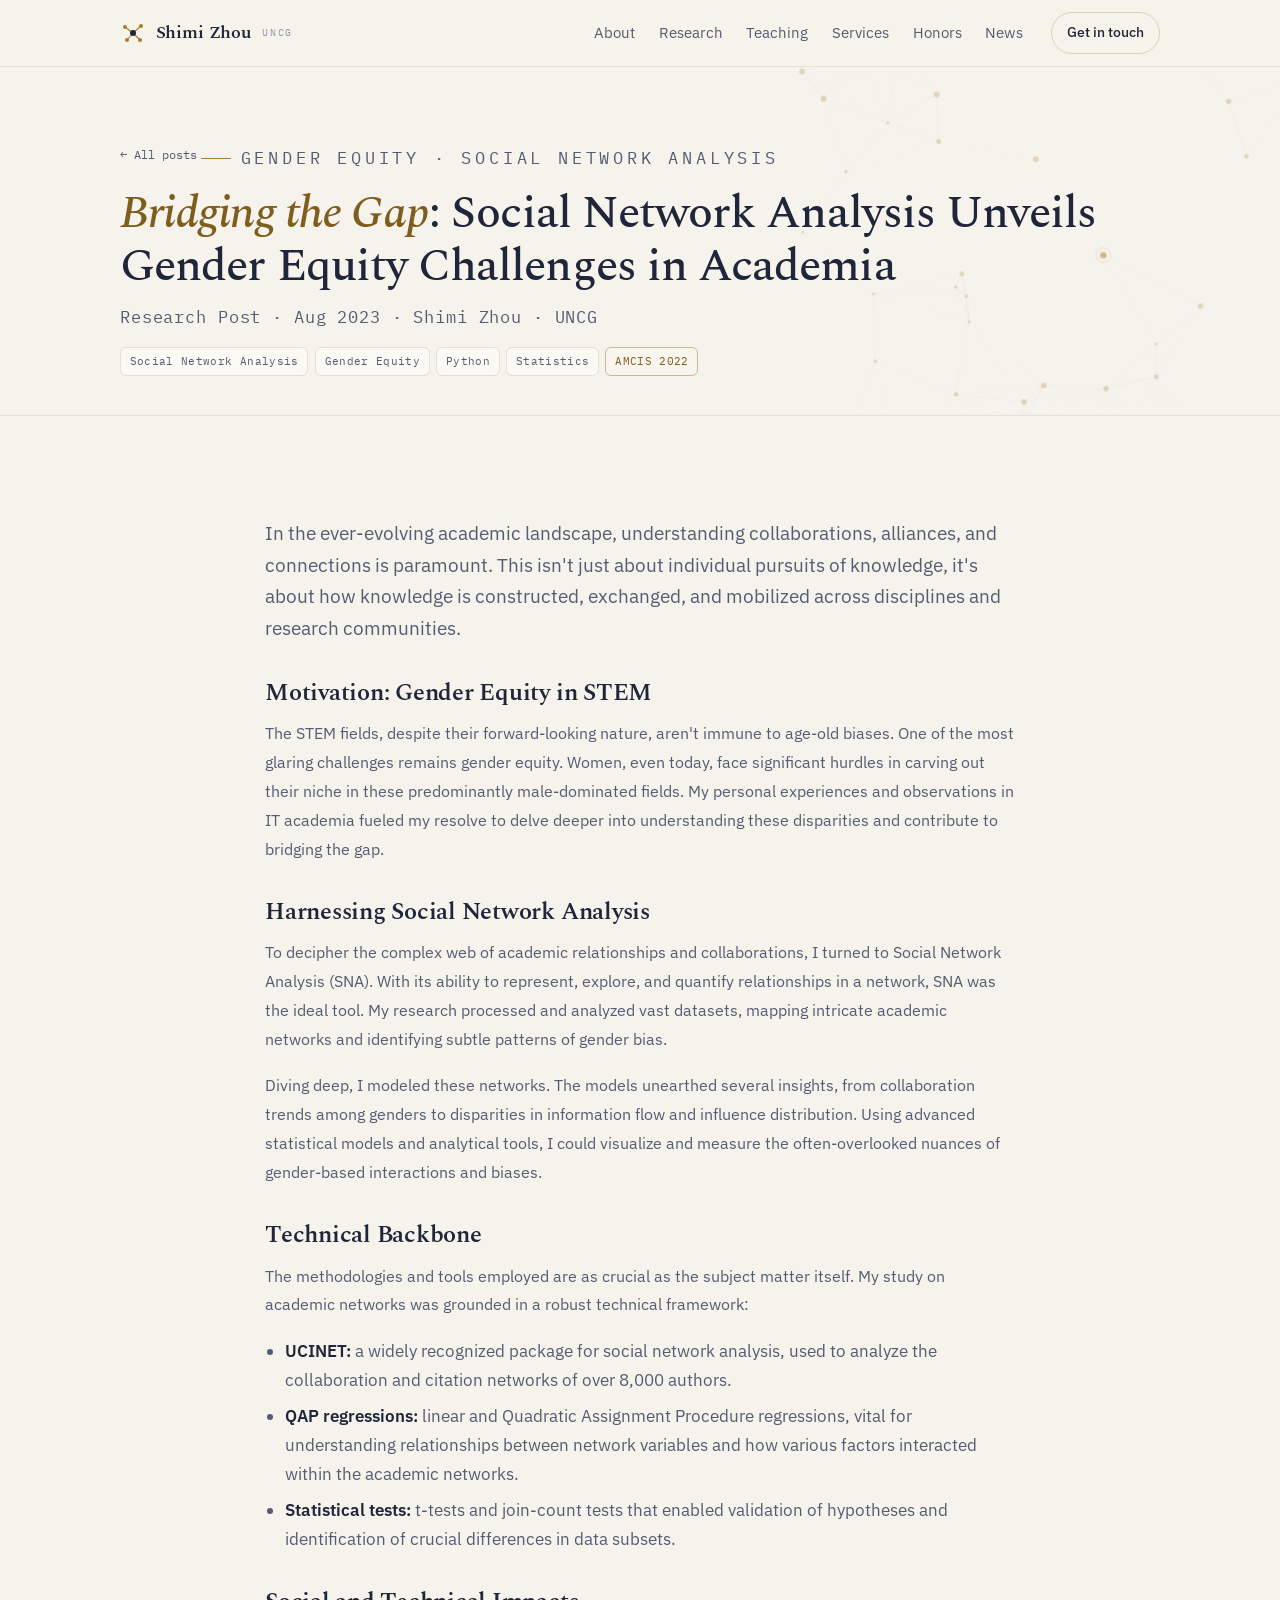
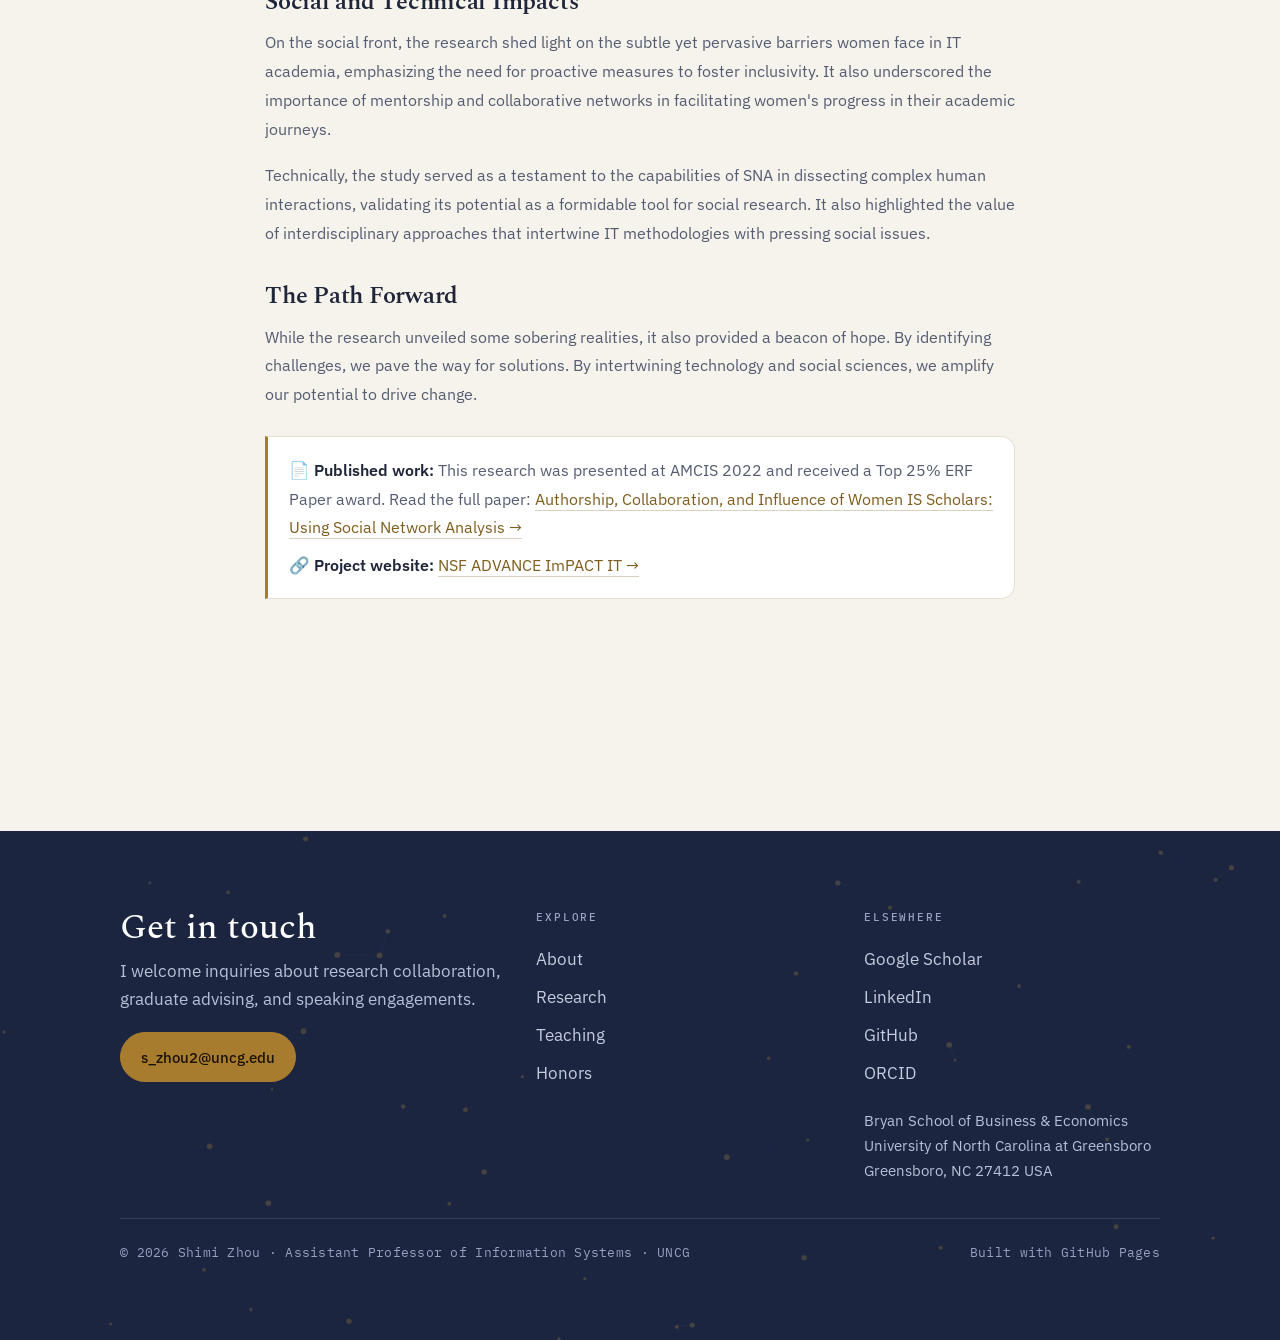
<file: research-sna-gender.html>
<!DOCTYPE html>
<html lang="en">
<head>
<meta charset="UTF-8" />
<meta name="viewport" content="width=device-width, initial-scale=1.0" />
<title>Bridging the Gap: Social Network Analysis Unveils Gender Equity Challenges in Academia — Shimi Zhou</title>
<meta name="description" content="How social network analysis reveals gender equity challenges in IS academia. A research post by Shimi Zhou, part of the NSF ADVANCE ImPACT IT project." />
<link rel="preconnect" href="https://fonts.googleapis.com" />
<link rel="preconnect" href="https://fonts.gstatic.com" crossorigin />
<link href="https://fonts.googleapis.com/css2?family=IBM+Plex+Mono:wght@400;500&family=IBM+Plex+Sans:wght@400;500;600&family=Spectral:ital,wght@0,400;0,500;0,600;1,400;1,500&display=swap" rel="stylesheet" />
<link rel="stylesheet" href="styles.css" />
<style>
  .page-head.post h1 { font-size: clamp(1.9rem, 4vw, 2.9rem); line-height: 1.15; }
  .post-meta { font-family: var(--ff-mono); font-size: .78rem; letter-spacing: .05em; color: var(--ink-3); margin: .3rem 0 0; }
  .back-link { display: inline-flex; align-items: center; gap: .4rem; font-family: var(--ff-mono); font-size: .78rem; color: var(--ink-2); text-decoration: none; margin-bottom: 1rem; }
  .back-link:hover { color: var(--accent-deep); }
  .article { max-width: 750px; margin-inline: auto; }
  .article .lead { font-size: 1.16rem; color: var(--ink-2); line-height: 1.7; margin: 0 0 1.6rem; }
  .article h2 { font-family: var(--ff-display); font-weight: 600; font-size: 1.5rem; letter-spacing: -.01em; margin: 2.2rem 0 .8rem; }
  .article p { color: var(--ink-2); line-height: 1.75; margin: 0 0 1.1rem; font-size: 1.03rem; }
  .article strong { color: var(--ink); font-weight: 600; }
  .article ul, .article ol { color: var(--ink-2); line-height: 1.7; margin: 0 0 1.2rem; padding-left: 1.25rem; }
  .article li { margin: .45rem 0; }
  .article a { color: var(--accent-deep); text-decoration: none; border-bottom: 1px solid var(--line-2); }
  .article a:hover { border-color: var(--accent); }
  .callout { background: var(--surface); border: 1px solid var(--line); border-left: 3px solid var(--accent); border-radius: 0 var(--radius) var(--radius) 0; padding: 1.15rem 1.3rem; margin: 1.7rem 0; font-size: .98rem; }
  .callout p { margin: 0 0 .55rem; color: var(--ink-2); }
  .callout p:last-child { margin: 0; }
  .callout strong { color: var(--ink); }
</style>
</head>
<body>

<header class="nav" data-open="false">
  <div class="container nav-inner">
    <a class="brand" href="index.html" aria-label="Shimi Zhou — home">
      <svg class="brand-mark" viewBox="0 0 26 26" fill="none" aria-hidden="true">
        <line x1="5" y1="7" x2="13" y2="13" stroke="#A87C2E" stroke-width="1.1"/><line x1="21" y1="6" x2="13" y2="13" stroke="#A87C2E" stroke-width="1.1"/><line x1="7" y1="20" x2="13" y2="13" stroke="#A87C2E" stroke-width="1.1"/><line x1="20" y1="20" x2="13" y2="13" stroke="#A87C2E" stroke-width="1.1"/>
        <circle cx="13" cy="13" r="3" fill="#20263A"/><circle cx="5" cy="7" r="2" fill="#A87C2E"/><circle cx="21" cy="6" r="2" fill="#A87C2E"/><circle cx="7" cy="20" r="2" fill="#A87C2E"/><circle cx="20" cy="20" r="2" fill="#A87C2E"/>
      </svg>
      Shimi&nbsp;Zhou <small>UNCG</small>
    </a>
    <button class="nav-toggle" aria-label="Menu" aria-expanded="false"><span></span></button>
    <div class="nav-menu">
      <nav class="nav-links" aria-label="Primary">
        <a href="index.html#about">About</a>
        <a href="research.html">Research</a>
        <a href="teaching.html">Teaching</a>
        <a href="services.html">Services</a>
        <a href="honors.html">Honors</a>
        <a href="index.html#news">News</a>
      </nav>
      <a class="nav-cta" href="mailto:s_zhou2@uncg.edu">Get in touch</a>
    </div>
  </div>
</header>

<section class="page-head post">
  <canvas data-net="head" aria-hidden="true"></canvas>
  <div class="container">
    <a class="back-link" href="index.html#news">← All posts</a>
    <p class="eyebrow node">Gender Equity · Social Network Analysis</p>
    <h1><em>Bridging the Gap</em>: Social Network Analysis Unveils Gender Equity Challenges in Academia</h1>
    <p class="post-meta">Research Post · Aug 2023 · Shimi Zhou · UNCG</p>
    <div class="chips" style="margin-top:.95rem">
      <span class="chip">Social Network Analysis</span><span class="chip">Gender Equity</span><span class="chip">Python</span><span class="chip">Statistics</span><span class="chip gold">AMCIS 2022</span>
    </div>
  </div>
</section>

<section class="section">
  <div class="container">
    <article class="article">
      <p class="lead">In the ever-evolving academic landscape, understanding collaborations, alliances, and connections is paramount. This isn't just about individual pursuits of knowledge, it's about how knowledge is constructed, exchanged, and mobilized across disciplines and research communities.</p>

      <h2>Motivation: Gender Equity in STEM</h2>
      <p>The STEM fields, despite their forward-looking nature, aren't immune to age-old biases. One of the most glaring challenges remains gender equity. Women, even today, face significant hurdles in carving out their niche in these predominantly male-dominated fields. My personal experiences and observations in IT academia fueled my resolve to delve deeper into understanding these disparities and contribute to bridging the gap.</p>

      <h2>Harnessing Social Network Analysis</h2>
      <p>To decipher the complex web of academic relationships and collaborations, I turned to Social Network Analysis (SNA). With its ability to represent, explore, and quantify relationships in a network, SNA was the ideal tool. My research processed and analyzed vast datasets, mapping intricate academic networks and identifying subtle patterns of gender bias.</p>
      <p>Diving deep, I modeled these networks. The models unearthed several insights, from collaboration trends among genders to disparities in information flow and influence distribution. Using advanced statistical models and analytical tools, I could visualize and measure the often-overlooked nuances of gender-based interactions and biases.</p>

      <h2>Technical Backbone</h2>
      <p>The methodologies and tools employed are as crucial as the subject matter itself. My study on academic networks was grounded in a robust technical framework:</p>
      <ul>
        <li><strong>UCINET:</strong> a widely recognized package for social network analysis, used to analyze the collaboration and citation networks of over 8,000 authors.</li>
        <li><strong>QAP regressions:</strong> linear and Quadratic Assignment Procedure regressions, vital for understanding relationships between network variables and how various factors interacted within the academic networks.</li>
        <li><strong>Statistical tests:</strong> t-tests and join-count tests that enabled validation of hypotheses and identification of crucial differences in data subsets.</li>
      </ul>

      <h2>Social and Technical Impacts</h2>
      <p>On the social front, the research shed light on the subtle yet pervasive barriers women face in IT academia, emphasizing the need for proactive measures to foster inclusivity. It also underscored the importance of mentorship and collaborative networks in facilitating women's progress in their academic journeys.</p>
      <p>Technically, the study served as a testament to the capabilities of SNA in dissecting complex human interactions, validating its potential as a formidable tool for social research. It also highlighted the value of interdisciplinary approaches that intertwine IT methodologies with pressing social issues.</p>

      <h2>The Path Forward</h2>
      <p>While the research unveiled some sobering realities, it also provided a beacon of hope. By identifying challenges, we pave the way for solutions. By intertwining technology and social sciences, we amplify our potential to drive change.</p>

      <div class="callout">
        <p><strong>📄 Published work:</strong> This research was presented at AMCIS 2022 and received a Top 25% ERF Paper award. Read the full paper: <a href="https://aisel.aisnet.org/amcis2022/sig_si/sig_si/6/" target="_blank" rel="noopener">Authorship, Collaboration, and Influence of Women IS Scholars: Using Social Network Analysis →</a></p>
        <p><strong>🔗 Project website:</strong> <a href="https://impactit.pages.wm.edu/" target="_blank" rel="noopener">NSF ADVANCE ImPACT IT →</a></p>
      </div>
    </article>
  </div>
</section>

<footer class="footer">
  <canvas class="foot-net" data-net="footer" aria-hidden="true"></canvas>
  <div class="container">
    <div class="footer-grid">
      <div>
        <h2>Get in touch</h2>
        <p class="foot-lead">I welcome inquiries about research collaboration, graduate advising, and speaking engagements.</p>
        <a class="btn btn-gold" href="mailto:s_zhou2@uncg.edu">s_zhou2@uncg.edu</a>
      </div>
      <div class="col">
        <h4>Explore</h4>
        <a href="index.html#about">About</a>
        <a href="research.html">Research</a>
        <a href="teaching.html">Teaching</a>
        <a href="honors.html">Honors</a>
      </div>
      <div class="col">
        <h4>Elsewhere</h4>
        <a href="https://scholar.google.com/citations?user=-22qbhkAAAAJ&hl=en&oi=ao" target="_blank" rel="noopener">Google Scholar</a>
        <a href="https://www.linkedin.com/in/shimi-zhou/" target="_blank" rel="noopener">LinkedIn</a>
        <a href="https://github.com/ShimiZhou" target="_blank" rel="noopener">GitHub</a>
        <a href="https://orcid.org/0000-0001-6086-1185" target="_blank" rel="noopener">ORCID</a>
        <address style="margin-top:1rem;">Bryan School of Business &amp; Economics<br/>University of North Carolina at Greensboro<br/>Greensboro, NC 27412 USA</address>
      </div>
    </div>
    <div class="footer-base">
      <span>© 2026 Shimi Zhou · Assistant Professor of Information Systems · UNCG</span>
      <span>Built with GitHub Pages</span>
    </div>
  </div>
</footer>

<script src="app.js"></script>
</body>
</html>
</file>
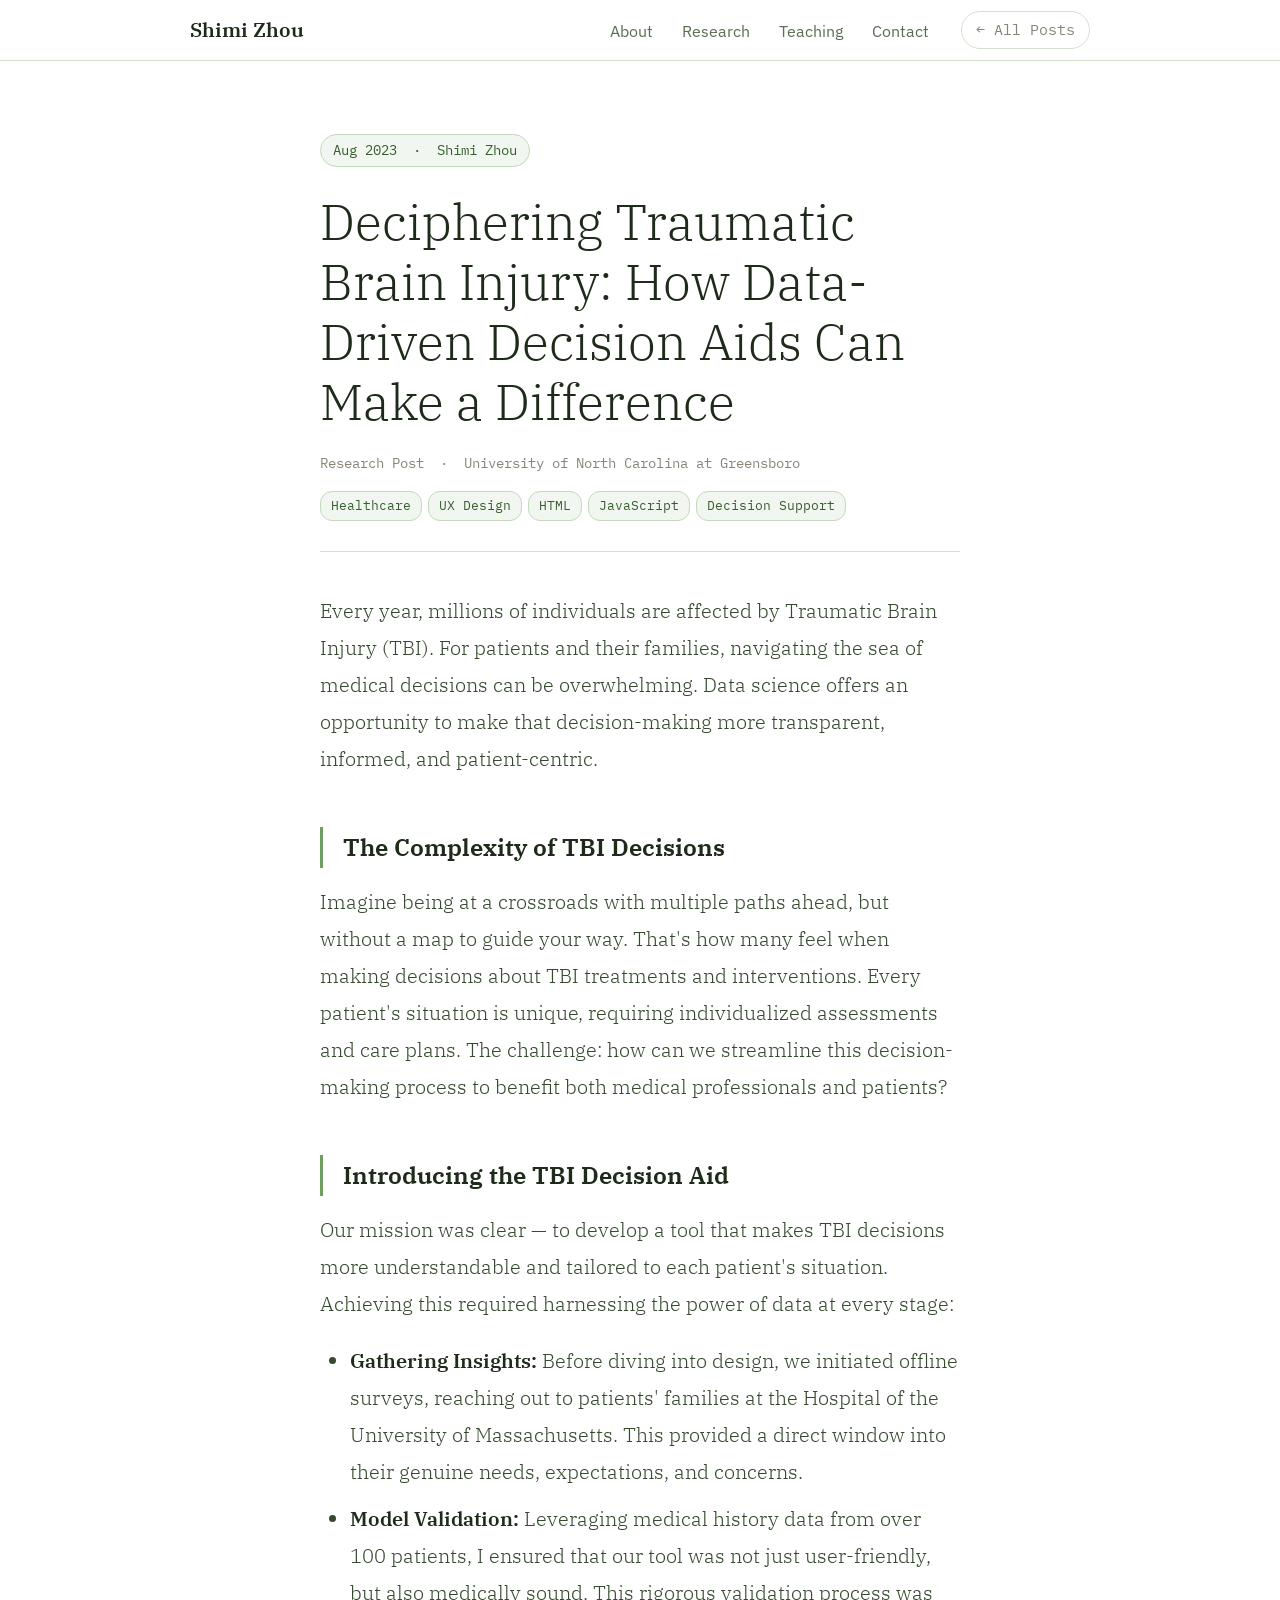
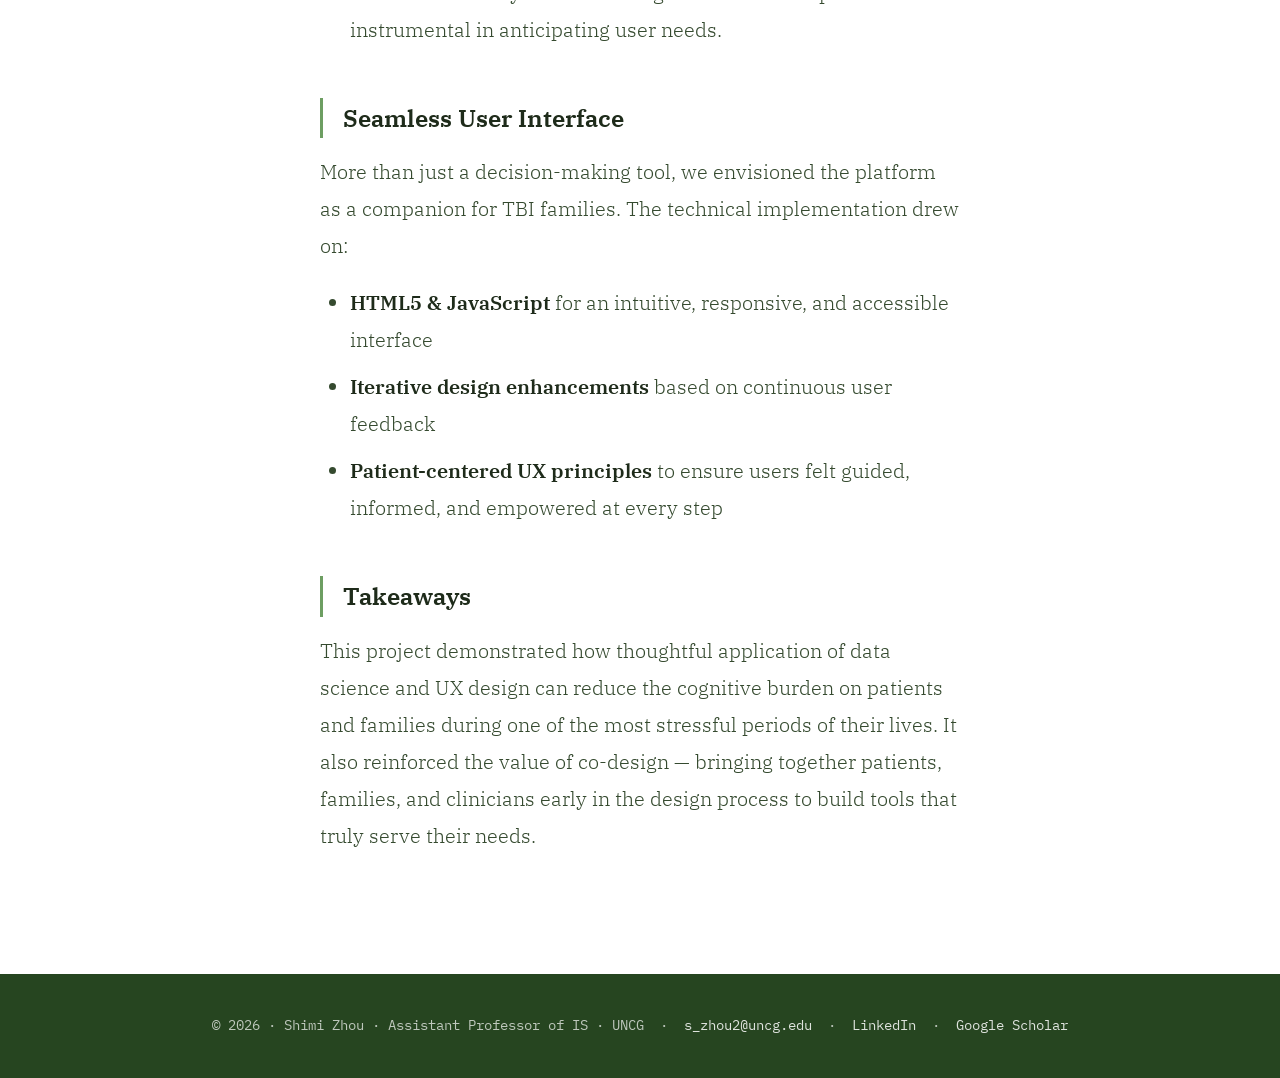
<file: research-tbi.html>
<!DOCTYPE html>
<html lang="en">
<head>
<meta charset="UTF-8">
<meta name="viewport" content="width=device-width,initial-scale=1">
<title>Deciphering Traumatic Brain Injury: How Data-Driven Decision Aids Can Make a Difference — Shimi Zhou</title>
<link href="https://fonts.googleapis.com/css2?family=IBM+Plex+Serif:ital,wght@0,300;0,400;0,600;1,300;1,400;1,600&family=IBM+Plex+Sans:wght@300;400;500;600&family=IBM+Plex+Mono:wght@400;500&display=swap" rel="stylesheet">
<style>
:root{
  --sage-50:#f2f6f0;--sage-100:#e0ead9;--sage-200:#c4d8ba;--sage-300:#9dbd90;
  --sage-400:#6d9e62;--sage-500:#4a7a40;--sage-600:#375e2f;--sage-700:#264520;
  --warm-50:#faf8f4;--warm-100:#f2ede4;
  --stone:#8a8478;--stone2:#6b6560;
  --ink:#1e2b1a;--ink2:#354a2f;--ink3:#5a6e52;
  --white:#ffffff;
  --border:#d4e0cc;--border2:#b8ccac;
  --serif:'IBM Plex Serif',Georgia,serif;
  --sans:'IBM Plex Sans',system-ui,sans-serif;
  --mono:'IBM Plex Mono',monospace;
  --r:10px;--r-sm:6px;--r-lg:16px;
}
*,*::before,*::after{box-sizing:border-box;margin:0;padding:0}
html{font-size:20px;scroll-behavior:smooth}
body{font-family:var(--sans);background:var(--white);color:var(--ink);line-height:1.7}
a{color:var(--sage-500);text-decoration:none}
a:hover{text-decoration:underline}

/* NAV */
nav{position:sticky;top:0;z-index:100;background:rgba(255,255,255,0.95);backdrop-filter:blur(10px);border-bottom:1px solid var(--border);padding:0 2rem}
.nav-inner{max-width:900px;margin:0 auto;display:flex;align-items:center;gap:1rem;height:60px}
.nav-brand{font-family:var(--serif);font-size:1rem;font-weight:600;color:var(--ink);text-decoration:none;margin-right:auto}
.nav-links a{font-family:var(--sans);font-size:0.82rem;color:var(--ink3);text-decoration:none;padding:6px 12px;border-radius:20px;transition:background 0.15s}
.nav-links a:hover{background:var(--sage-50)}
.nav-back{font-family:var(--mono);font-size:0.75rem;color:var(--stone);border:1px solid var(--border);padding:5px 14px;border-radius:20px;transition:all 0.15s}
.nav-back:hover{background:var(--sage-50);color:var(--sage-600);border-color:var(--sage-300);text-decoration:none}

/* ARTICLE */
.article-wrap{max-width:720px;margin:0 auto;padding:3.5rem 2rem 5rem}
.article-chip{display:inline-flex;align-items:center;gap:6px;font-family:var(--mono);font-size:0.68rem;color:var(--sage-600);background:var(--sage-50);border:1px solid var(--sage-200);padding:4px 12px;border-radius:20px;margin-bottom:1.25rem}
h1.article-title{font-family:var(--serif);font-size:clamp(1.7rem,4vw,2.5rem);font-weight:300;color:var(--ink);line-height:1.2;margin-bottom:1rem}
.article-meta{font-family:var(--mono);font-size:0.7rem;color:var(--stone);margin-bottom:0.75rem}
.btags{display:flex;flex-wrap:wrap;gap:6px;margin-bottom:2rem;padding-bottom:1.5rem;border-bottom:1px solid var(--border)}
.btag{font-family:var(--mono);font-size:0.65rem;color:var(--sage-600);background:var(--sage-50);border:1px solid var(--sage-200);padding:3px 10px;border-radius:12px}
h2.bsec-heading{font-family:var(--serif);font-size:1.2rem;font-weight:600;color:var(--ink);margin:2.5rem 0 0.75rem;padding-left:1rem;border-left:3px solid var(--sage-400)}
.bsec-body{font-family:var(--serif);font-size:1rem;font-weight:300;color:var(--ink2);line-height:1.85;margin-bottom:1rem}
.bsec-body p{margin-bottom:1rem}
.bsec-body ul,.bsec-body ol{padding-left:1.5rem;margin-bottom:1rem}
.bsec-body li{margin-bottom:0.5rem}
.bsec-body strong{font-weight:600;color:var(--ink)}
.bsec-body a{color:var(--sage-500);text-decoration:underline;text-underline-offset:3px}
.callout{background:var(--sage-50);border:1px solid var(--sage-200);border-radius:10px;padding:1.25rem 1.5rem;margin:1.5rem 0;font-family:var(--sans);font-size:0.9rem;color:var(--ink2)}
.callout strong{color:var(--sage-600)}

/* FOOTER */
footer{background:var(--sage-700);color:rgba(255,255,255,0.7);padding:2rem;text-align:center;font-family:var(--mono);font-size:0.7rem}
footer a{color:rgba(255,255,255,0.85)}
</style>
</head>
<body>
<nav>
  <div class="nav-inner">
    <a class="nav-brand" href="index.html">Shimi Zhou</a>
    <div class="nav-links">
      <a href="index.html#about">About</a>
      <a href="index.html#research">Research</a>
      <a href="index.html#teaching">Teaching</a>
      <a href="index.html#contact">Contact</a>
    </div>
    <a class="nav-back" href="index.html#blog">← All Posts</a>
  </div>
</nav>

<div class="article-wrap">
  <div class="article-chip">Aug 2023 &nbsp;·&nbsp; Shimi Zhou</div>
  <h1 class="article-title">Deciphering Traumatic Brain Injury: How Data-Driven Decision Aids Can Make a Difference</h1>
  <div class="article-meta">Research Post &nbsp;·&nbsp; University of North Carolina at Greensboro</div>
  <div class="btags"><span class="btag">Healthcare</span><span class="btag">UX Design</span><span class="btag">HTML</span><span class="btag">JavaScript</span><span class="btag">Decision Support</span></div>
  <div class="bsec-body"><p>Every year, millions of individuals are affected by Traumatic Brain Injury (TBI). For patients and their families, navigating the sea of medical decisions can be overwhelming. Data science offers an opportunity to make that decision-making more transparent, informed, and patient-centric.</p></div>
<h2 class="bsec-heading">The Complexity of TBI Decisions</h2>
<div class="bsec-body"><p>Imagine being at a crossroads with multiple paths ahead, but without a map to guide your way. That's how many feel when making decisions about TBI treatments and interventions. Every patient's situation is unique, requiring individualized assessments and care plans. The challenge: how can we streamline this decision-making process to benefit both medical professionals and patients?</p></div>
<h2 class="bsec-heading">Introducing the TBI Decision Aid</h2>
<div class="bsec-body"><p>Our mission was clear — to develop a tool that makes TBI decisions more understandable and tailored to each patient's situation. Achieving this required harnessing the power of data at every stage:</p><ul><li><strong>Gathering Insights:</strong> Before diving into design, we initiated offline surveys, reaching out to patients' families at the Hospital of the University of Massachusetts. This provided a direct window into their genuine needs, expectations, and concerns.</li><li><strong>Model Validation:</strong> Leveraging medical history data from over 100 patients, I ensured that our tool was not just user-friendly, but also medically sound. This rigorous validation process was instrumental in anticipating user needs.</li></ul></div>
<h2 class="bsec-heading">Seamless User Interface</h2>
<div class="bsec-body"><p>More than just a decision-making tool, we envisioned the platform as a companion for TBI families. The technical implementation drew on:</p><ul><li><strong>HTML5 &amp; JavaScript</strong> for an intuitive, responsive, and accessible interface</li><li><strong>Iterative design enhancements</strong> based on continuous user feedback</li><li><strong>Patient-centered UX principles</strong> to ensure users felt guided, informed, and empowered at every step</li></ul></div>
<h2 class="bsec-heading">Takeaways</h2>
<div class="bsec-body"><p>This project demonstrated how thoughtful application of data science and UX design can reduce the cognitive burden on patients and families during one of the most stressful periods of their lives. It also reinforced the value of co-design — bringing together patients, families, and clinicians early in the design process to build tools that truly serve their needs.</p></div>

</div>

<footer>
  <div>© 2026 · Shimi Zhou · Assistant Professor of IS · UNCG &nbsp;·&nbsp;
  <a href="mailto:s_zhou2@uncg.edu">s_zhou2@uncg.edu</a> &nbsp;·&nbsp;
  <a href="https://www.linkedin.com/in/shimi-zhou/" target="_blank">LinkedIn</a> &nbsp;·&nbsp;
  <a href="https://scholar.google.com/citations?user=-22qbhkAAAAJ" target="_blank">Google Scholar</a>
  </div>
</footer>
</body>
</html>
</file>
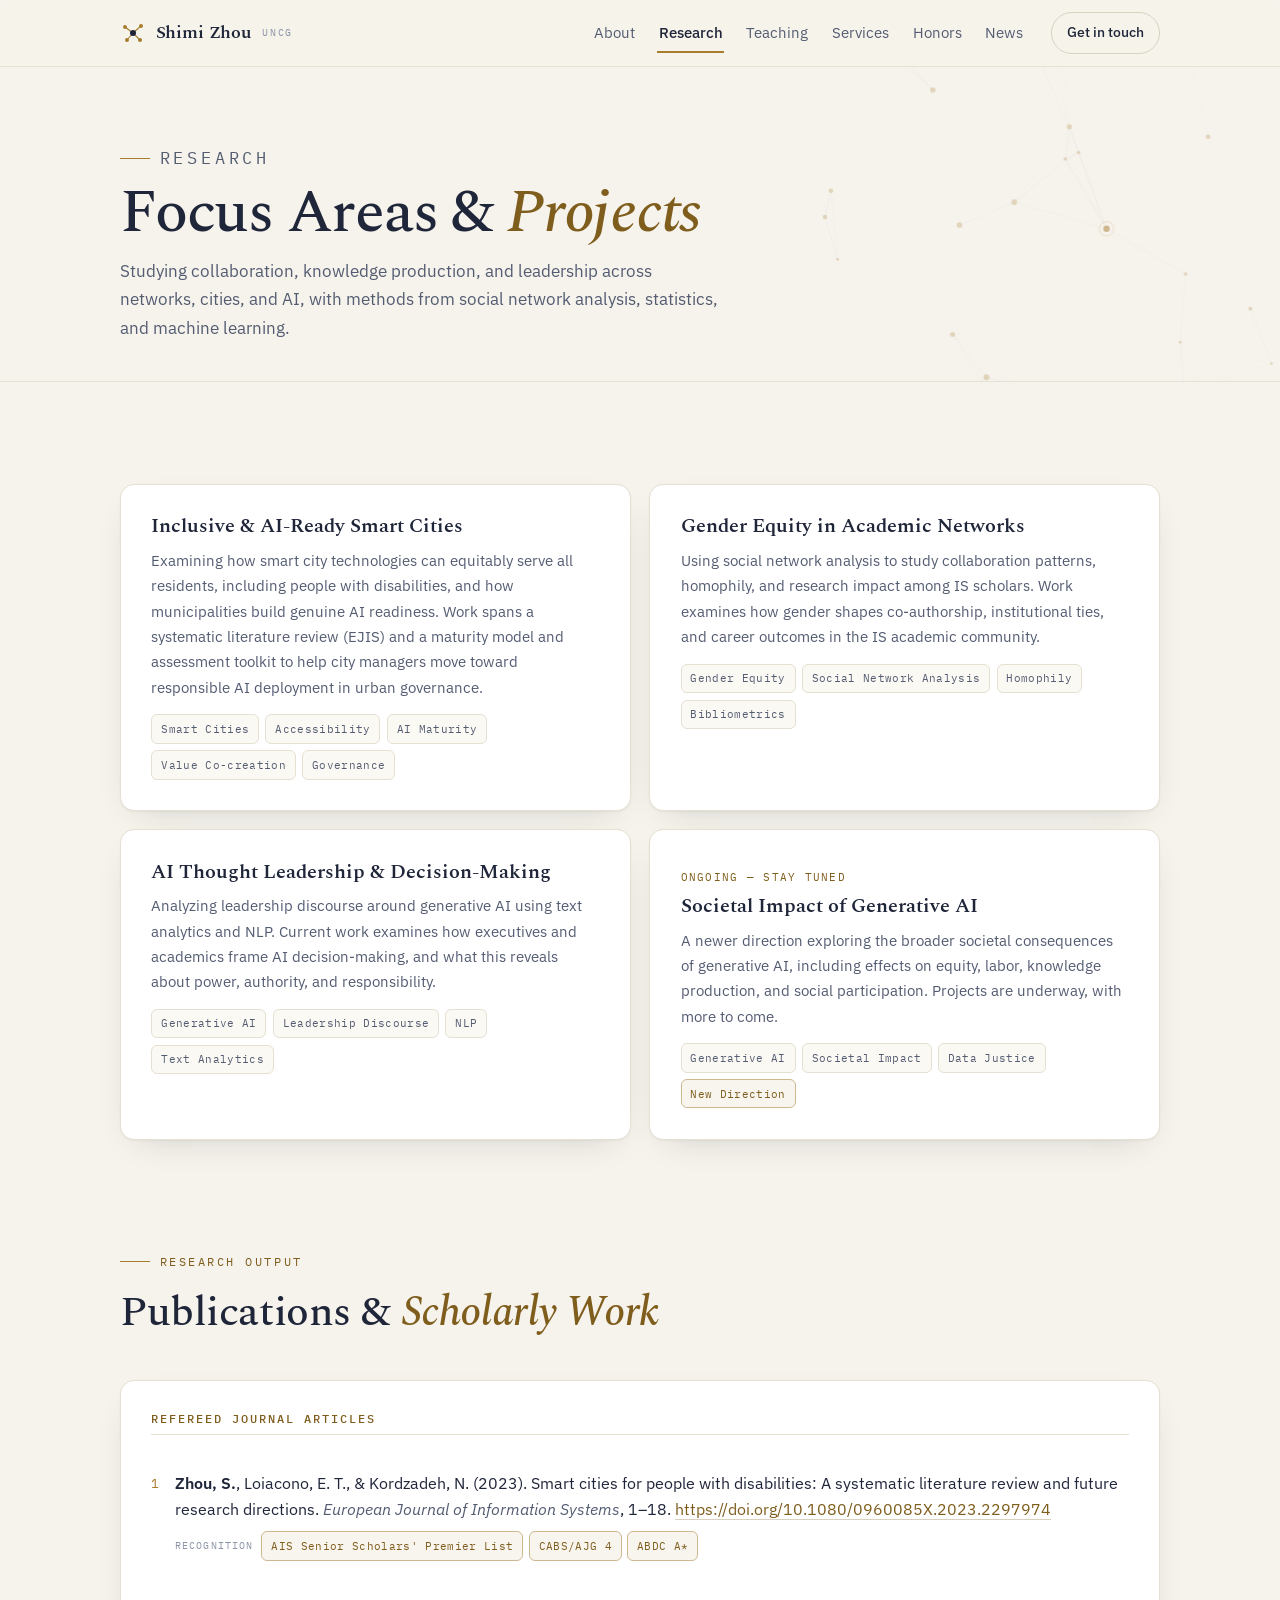
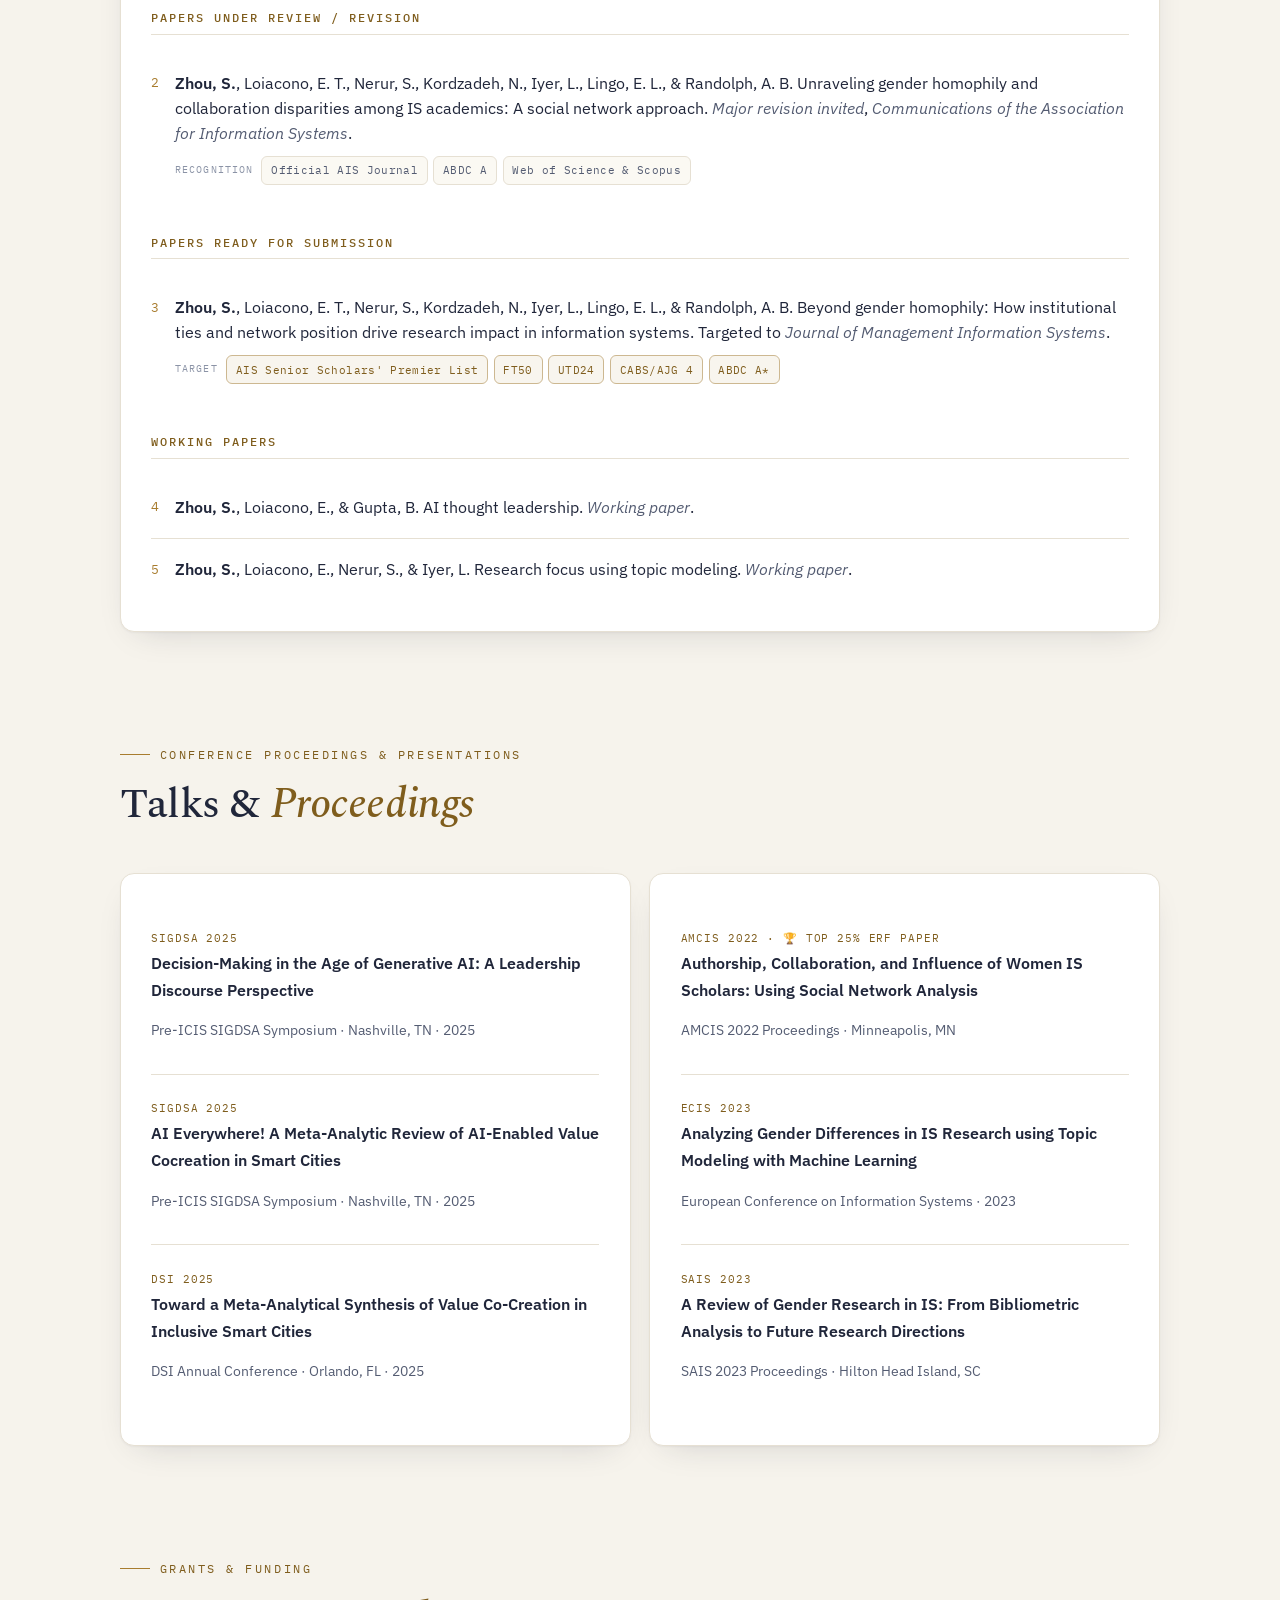
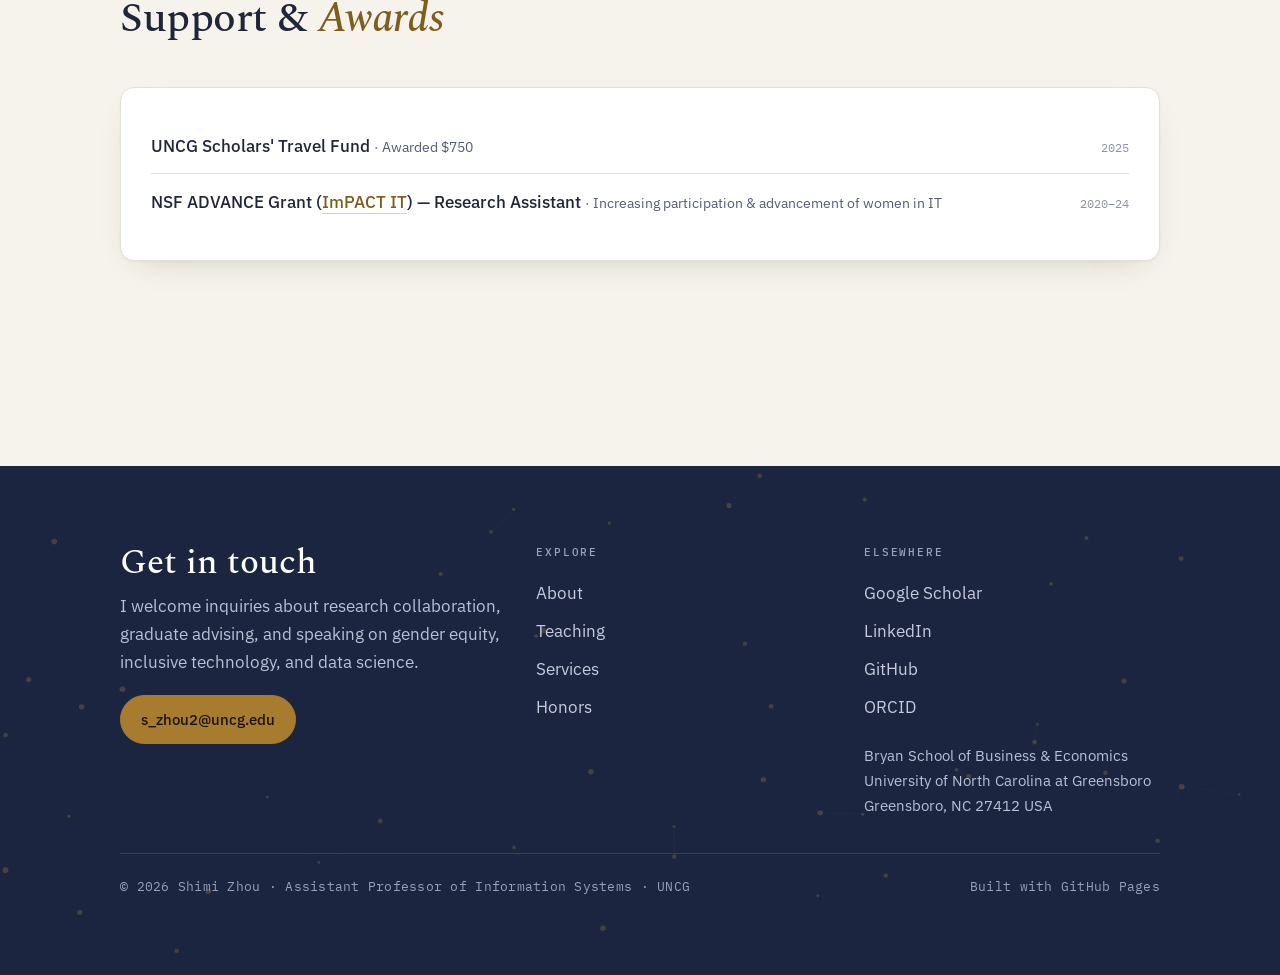
<file: research.html>
<!DOCTYPE html>
<html lang="en">
<head>
<meta charset="UTF-8" />
<meta name="viewport" content="width=device-width, initial-scale=1.0" />
<title>Research — Shimi Zhou</title>
<meta name="description" content="Research of Shimi Zhou: focus areas, publications, conference proceedings, and grants in information systems, network analysis, and responsible AI." />
<link rel="preconnect" href="https://fonts.googleapis.com" />
<link rel="preconnect" href="https://fonts.gstatic.com" crossorigin />
<link href="https://fonts.googleapis.com/css2?family=IBM+Plex+Mono:wght@400;500&family=IBM+Plex+Sans:wght@400;500;600&family=Spectral:ital,wght@0,400;0,500;0,600;1,400;1,500&display=swap" rel="stylesheet" />
<link rel="stylesheet" href="styles.css" />
</head>
<body>

<header class="nav" data-open="false">
  <div class="container nav-inner">
    <a class="brand" href="index.html" aria-label="Shimi Zhou — home">
      <svg class="brand-mark" viewBox="0 0 26 26" fill="none" aria-hidden="true">
        <line x1="5" y1="7" x2="13" y2="13" stroke="#A87C2E" stroke-width="1.1"/><line x1="21" y1="6" x2="13" y2="13" stroke="#A87C2E" stroke-width="1.1"/><line x1="7" y1="20" x2="13" y2="13" stroke="#A87C2E" stroke-width="1.1"/><line x1="20" y1="20" x2="13" y2="13" stroke="#A87C2E" stroke-width="1.1"/>
        <circle cx="13" cy="13" r="3" fill="#20263A"/><circle cx="5" cy="7" r="2" fill="#A87C2E"/><circle cx="21" cy="6" r="2" fill="#A87C2E"/><circle cx="7" cy="20" r="2" fill="#A87C2E"/><circle cx="20" cy="20" r="2" fill="#A87C2E"/>
      </svg>
      Shimi&nbsp;Zhou <small>UNCG</small>
    </a>
    <button class="nav-toggle" aria-label="Menu" aria-expanded="false"><span></span></button>
    <div class="nav-menu">
      <nav class="nav-links" aria-label="Primary">
        <a href="index.html#about">About</a>
        <a href="research.html" aria-current="page">Research</a>
        <a href="teaching.html">Teaching</a>
        <a href="services.html">Services</a>
        <a href="honors.html">Honors</a>
        <a href="index.html#news">News</a>
      </nav>
      <a class="nav-cta" href="mailto:s_zhou2@uncg.edu">Get in touch</a>
    </div>
  </div>
</header>

<section class="page-head">
  <canvas data-net="head" aria-hidden="true"></canvas>
  <div class="container">
    <p class="eyebrow node">Research</p>
    <h1>Focus Areas &amp; <em>Projects</em></h1>
    <p>Studying collaboration, knowledge production, and leadership across networks, cities, and AI, with methods from social network analysis, statistics, and machine learning.</p>
  </div>
</section>

<!-- focus areas -->
<section class="section">
  <div class="container">
    <div class="grid-2">
      <article class="card focus reveal">
        <h3>Inclusive &amp; AI-Ready Smart Cities</h3>
        <p>Examining how smart city technologies can equitably serve all residents, including people with disabilities, and how municipalities build genuine AI readiness. Work spans a systematic literature review (EJIS) and a maturity model and assessment toolkit to help city managers move toward responsible AI deployment in urban governance.</p>
        <div class="chips"><span class="chip">Smart Cities</span><span class="chip">Accessibility</span><span class="chip">AI Maturity</span><span class="chip">Value Co-creation</span><span class="chip">Governance</span></div>
      </article>
      <article class="card focus reveal">
        <h3>Gender Equity in Academic Networks</h3>
        <p>Using social network analysis to study collaboration patterns, homophily, and research impact among IS scholars. Work examines how gender shapes co-authorship, institutional ties, and career outcomes in the IS academic community.</p>
        <div class="chips"><span class="chip">Gender Equity</span><span class="chip">Social Network Analysis</span><span class="chip">Homophily</span><span class="chip">Bibliometrics</span></div>
      </article>
      <article class="card focus reveal">
        <h3>AI Thought Leadership &amp; Decision-Making</h3>
        <p>Analyzing leadership discourse around generative AI using text analytics and NLP. Current work examines how executives and academics frame AI decision-making, and what this reveals about power, authority, and responsibility.</p>
        <div class="chips"><span class="chip">Generative AI</span><span class="chip">Leadership Discourse</span><span class="chip">NLP</span><span class="chip">Text Analytics</span></div>
      </article>
      <article class="card focus reveal">
        <span class="status">Ongoing — stay tuned</span>
        <h3>Societal Impact of Generative AI</h3>
        <p>A newer direction exploring the broader societal consequences of generative AI, including effects on equity, labor, knowledge production, and social participation. Projects are underway, with more to come.</p>
        <div class="chips"><span class="chip">Generative AI</span><span class="chip">Societal Impact</span><span class="chip">Data Justice</span><span class="chip gold">New Direction</span></div>
      </article>
    </div>
  </div>
</section>

<!-- publications -->
<section class="section">
  <div class="container">
    <div class="section-head">
      <p class="eyebrow node">Research Output</p>
      <h2 class="section-title">Publications &amp; <em>Scholarly Work</em></h2>
    </div>

    <div class="card reveal">
      <div class="pub-group" style="margin-top:0;">
        <h3>Refereed Journal Articles</h3>
        <div class="pub">
          <span class="num">1</span>
          <div>
            <p class="cite"><strong>Zhou, S.</strong>, Loiacono, E. T., &amp; Kordzadeh, N. (2023). Smart cities for people with disabilities: A systematic literature review and future research directions. <em>European Journal of Information Systems</em>, 1–18. <a href="https://doi.org/10.1080/0960085X.2023.2297974" target="_blank" rel="noopener">https://doi.org/10.1080/0960085X.2023.2297974</a></p>
            <div class="rec"><span class="lbl">Recognition</span><span class="chip gold">AIS Senior Scholars' Premier List</span><span class="chip gold">CABS/AJG 4</span><span class="chip gold">ABDC A*</span></div>
          </div>
        </div>
      </div>

      <div class="pub-group">
        <h3>Papers Under Review / Revision</h3>
        <div class="pub">
          <span class="num">2</span>
          <div>
            <p class="cite"><strong>Zhou, S.</strong>, Loiacono, E. T., Nerur, S., Kordzadeh, N., Iyer, L., Lingo, E. L., &amp; Randolph, A. B. Unraveling gender homophily and collaboration disparities among IS academics: A social network approach. <em>Major revision invited</em>, <em>Communications of the Association for Information Systems</em>.</p>
            <div class="rec"><span class="lbl">Recognition</span><span class="chip">Official AIS Journal</span><span class="chip">ABDC A</span><span class="chip">Web of Science &amp; Scopus</span></div>
          </div>
        </div>
      </div>

      <div class="pub-group">
        <h3>Papers Ready for Submission</h3>
        <div class="pub">
          <span class="num">3</span>
          <div>
            <p class="cite"><strong>Zhou, S.</strong>, Loiacono, E. T., Nerur, S., Kordzadeh, N., Iyer, L., Lingo, E. L., &amp; Randolph, A. B. Beyond gender homophily: How institutional ties and network position drive research impact in information systems. Targeted to <em>Journal of Management Information Systems</em>.</p>
            <div class="rec"><span class="lbl">Target</span><span class="chip gold">AIS Senior Scholars' Premier List</span><span class="chip gold">FT50</span><span class="chip gold">UTD24</span><span class="chip gold">CABS/AJG 4</span><span class="chip gold">ABDC A*</span></div>
          </div>
        </div>
      </div>

      <div class="pub-group">
        <h3>Working Papers</h3>
        <div class="pub">
          <span class="num">4</span>
          <div><p class="cite"><strong>Zhou, S.</strong>, Loiacono, E., &amp; Gupta, B. AI thought leadership. <em>Working paper</em>.</p></div>
        </div>
        <div class="pub">
          <span class="num">5</span>
          <div><p class="cite"><strong>Zhou, S.</strong>, Loiacono, E., Nerur, S., &amp; Iyer, L. Research focus using topic modeling. <em>Working paper</em>.</p></div>
        </div>
      </div>
    </div>
  </div>
</section>

<!-- conferences -->
<section class="section">
  <div class="container">
    <div class="section-head">
      <p class="eyebrow node">Conference Proceedings &amp; Presentations</p>
      <h2 class="section-title">Talks &amp; <em>Proceedings</em></h2>
    </div>
    <div class="grid-2">
      <div class="card reveal">
        <div class="talk">
          <span class="venue">SIGDSA 2025</span>
          <h4>Decision-Making in the Age of Generative AI: A Leadership Discourse Perspective</h4>
          <p class="meta">Pre-ICIS SIGDSA Symposium · Nashville, TN · 2025</p>
        </div>
        <div class="talk">
          <span class="venue">SIGDSA 2025</span>
          <h4>AI Everywhere! A Meta-Analytic Review of AI-Enabled Value Cocreation in Smart Cities</h4>
          <p class="meta">Pre-ICIS SIGDSA Symposium · Nashville, TN · 2025</p>
        </div>
        <div class="talk">
          <span class="venue">DSI 2025</span>
          <h4>Toward a Meta-Analytical Synthesis of Value Co-Creation in Inclusive Smart Cities</h4>
          <p class="meta">DSI Annual Conference · Orlando, FL · 2025</p>
        </div>
      </div>
      <div class="card reveal">
        <div class="talk">
          <span class="venue">AMCIS 2022 · 🏆 Top 25% ERF Paper</span>
          <h4>Authorship, Collaboration, and Influence of Women IS Scholars: Using Social Network Analysis</h4>
          <p class="meta">AMCIS 2022 Proceedings · Minneapolis, MN</p>
        </div>
        <div class="talk">
          <span class="venue">ECIS 2023</span>
          <h4>Analyzing Gender Differences in IS Research using Topic Modeling with Machine Learning</h4>
          <p class="meta">European Conference on Information Systems · 2023</p>
        </div>
        <div class="talk">
          <span class="venue">SAIS 2023</span>
          <h4>A Review of Gender Research in IS: From Bibliometric Analysis to Future Research Directions</h4>
          <p class="meta">SAIS 2023 Proceedings · Hilton Head Island, SC</p>
        </div>
      </div>
    </div>
  </div>
</section>

<!-- grants -->
<section class="section">
  <div class="container">
    <div class="section-head">
      <p class="eyebrow node">Grants &amp; Funding</p>
      <h2 class="section-title">Support &amp; <em>Awards</em></h2>
    </div>
    <div class="card reveal">
      <div class="rows">
        <div class="item">
          <span class="name">UNCG Scholars' Travel Fund <span class="sub">· Awarded $750</span></span>
          <span class="year">2025</span>
        </div>
        <div class="item">
          <span class="name">NSF ADVANCE Grant (<a href="https://impactit.pages.wm.edu/" target="_blank" rel="noopener" style="color:var(--accent-deep);text-decoration:none;border-bottom:1px solid var(--line-2);">ImPACT IT</a>) — Research Assistant <span class="sub">· Increasing participation &amp; advancement of women in IT</span></span>
          <span class="year">2020–24</span>
        </div>
      </div>
    </div>
  </div>
</section>

<footer class="footer">
  <canvas class="foot-net" data-net="footer" aria-hidden="true"></canvas>
  <div class="container">
    <div class="footer-grid">
      <div>
        <h2>Get in touch</h2>
        <p class="foot-lead">I welcome inquiries about research collaboration, graduate advising, and speaking on gender equity, inclusive technology, and data science.</p>
        <a class="btn btn-gold" href="mailto:s_zhou2@uncg.edu">s_zhou2@uncg.edu</a>
      </div>
      <div class="col">
        <h4>Explore</h4>
        <a href="index.html#about">About</a>
        <a href="teaching.html">Teaching</a>
        <a href="services.html">Services</a>
        <a href="honors.html">Honors</a>
      </div>
      <div class="col">
        <h4>Elsewhere</h4>
        <a href="https://scholar.google.com/citations?user=-22qbhkAAAAJ&hl=en&oi=ao" target="_blank" rel="noopener">Google Scholar</a>
        <a href="https://www.linkedin.com/in/shimi-zhou/" target="_blank" rel="noopener">LinkedIn</a>
        <a href="https://github.com/ShimiZhou" target="_blank" rel="noopener">GitHub</a>
        <a href="https://orcid.org/0000-0001-6086-1185" target="_blank" rel="noopener">ORCID</a>
        <address style="margin-top:1rem;">Bryan School of Business &amp; Economics<br/>University of North Carolina at Greensboro<br/>Greensboro, NC 27412 USA</address>
      </div>
    </div>
    <div class="footer-base">
      <span>© 2026 Shimi Zhou · Assistant Professor of Information Systems · UNCG</span>
      <span>Built with GitHub Pages</span>
    </div>
  </div>
</footer>

<script src="app.js"></script>
</body>
</html>
</file>
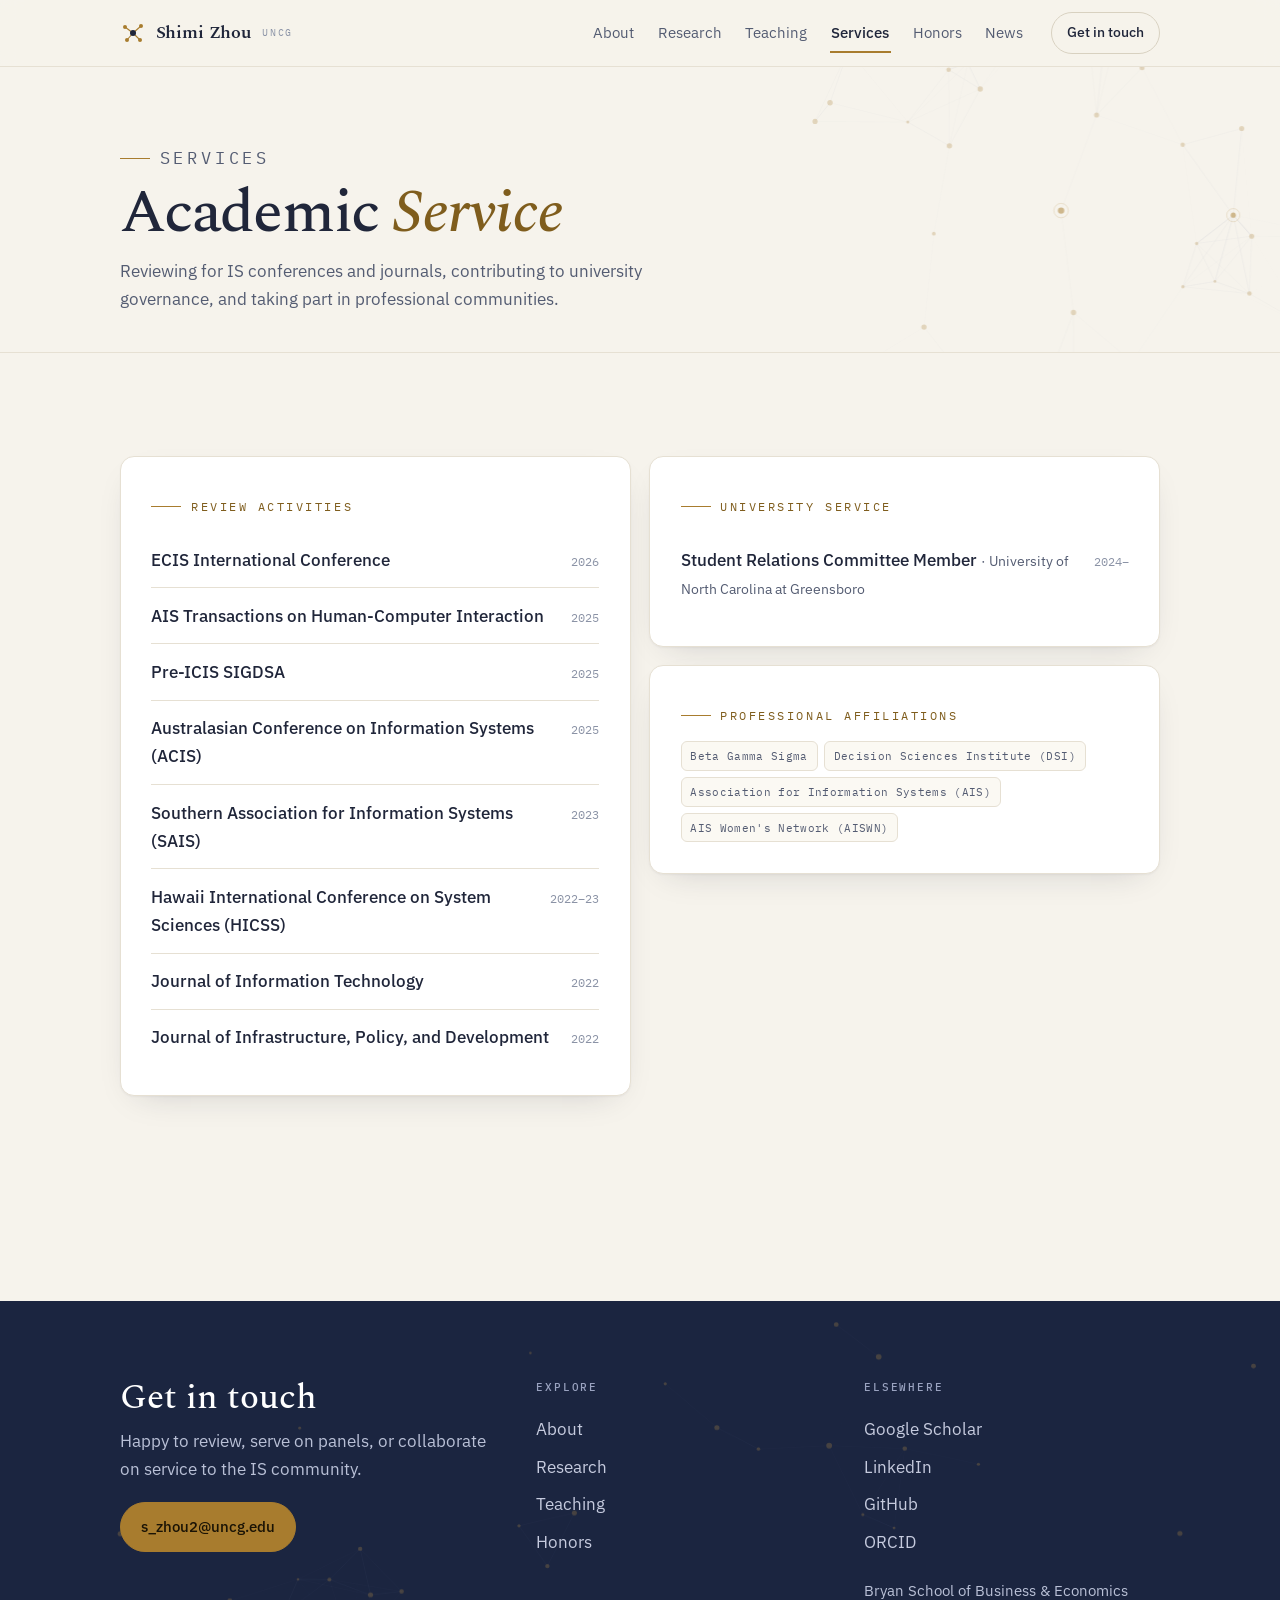
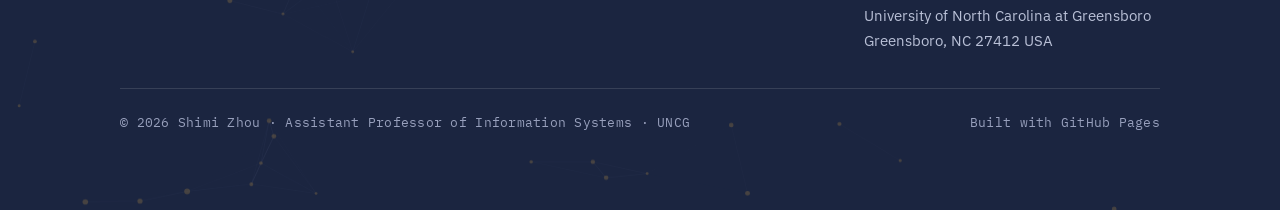
<file: services.html>
<!DOCTYPE html>
<html lang="en">
<head>
<meta charset="UTF-8" />
<meta name="viewport" content="width=device-width, initial-scale=1.0" />
<title>Services — Shimi Zhou</title>
<meta name="description" content="Academic service of Shimi Zhou: conference and journal reviewing, university service, and professional affiliations." />
<link rel="preconnect" href="https://fonts.googleapis.com" />
<link rel="preconnect" href="https://fonts.gstatic.com" crossorigin />
<link href="https://fonts.googleapis.com/css2?family=IBM+Plex+Mono:wght@400;500&family=IBM+Plex+Sans:wght@400;500;600&family=Spectral:ital,wght@0,400;0,500;0,600;1,400;1,500&display=swap" rel="stylesheet" />
<link rel="stylesheet" href="styles.css" />
</head>
<body>

<header class="nav" data-open="false">
  <div class="container nav-inner">
    <a class="brand" href="index.html" aria-label="Shimi Zhou — home">
      <svg class="brand-mark" viewBox="0 0 26 26" fill="none" aria-hidden="true">
        <line x1="5" y1="7" x2="13" y2="13" stroke="#A87C2E" stroke-width="1.1"/><line x1="21" y1="6" x2="13" y2="13" stroke="#A87C2E" stroke-width="1.1"/><line x1="7" y1="20" x2="13" y2="13" stroke="#A87C2E" stroke-width="1.1"/><line x1="20" y1="20" x2="13" y2="13" stroke="#A87C2E" stroke-width="1.1"/>
        <circle cx="13" cy="13" r="3" fill="#20263A"/><circle cx="5" cy="7" r="2" fill="#A87C2E"/><circle cx="21" cy="6" r="2" fill="#A87C2E"/><circle cx="7" cy="20" r="2" fill="#A87C2E"/><circle cx="20" cy="20" r="2" fill="#A87C2E"/>
      </svg>
      Shimi&nbsp;Zhou <small>UNCG</small>
    </a>
    <button class="nav-toggle" aria-label="Menu" aria-expanded="false"><span></span></button>
    <div class="nav-menu">
      <nav class="nav-links" aria-label="Primary">
        <a href="index.html#about">About</a>
        <a href="research.html">Research</a>
        <a href="teaching.html">Teaching</a>
        <a href="services.html" aria-current="page">Services</a>
        <a href="honors.html">Honors</a>
        <a href="index.html#news">News</a>
      </nav>
      <a class="nav-cta" href="mailto:s_zhou2@uncg.edu">Get in touch</a>
    </div>
  </div>
</header>

<section class="page-head">
  <canvas data-net="head" aria-hidden="true"></canvas>
  <div class="container">
    <p class="eyebrow node">Services</p>
    <h1>Academic <em>Service</em></h1>
    <p>Reviewing for IS conferences and journals, contributing to university governance, and taking part in professional communities.</p>
  </div>
</section>

<section class="section">
  <div class="container">
    <div class="grid-2" style="align-items:start;">
      <div class="card reveal">
        <div class="section-head" style="margin-bottom:1rem;">
          <p class="eyebrow node" style="margin-bottom:0;">Review Activities</p>
        </div>
        <div class="rows">
          <div class="item"><span class="name">ECIS International Conference</span><span class="year">2026</span></div>
          <div class="item"><span class="name">AIS Transactions on Human-Computer Interaction</span><span class="year">2025</span></div>
          <div class="item"><span class="name">Pre-ICIS SIGDSA</span><span class="year">2025</span></div>
          <div class="item"><span class="name">Australasian Conference on Information Systems (ACIS)</span><span class="year">2025</span></div>
          <div class="item"><span class="name">Southern Association for Information Systems (SAIS)</span><span class="year">2023</span></div>
          <div class="item"><span class="name">Hawaii International Conference on System Sciences (HICSS)</span><span class="year">2022–23</span></div>
          <div class="item"><span class="name">Journal of Information Technology</span><span class="year">2022</span></div>
          <div class="item"><span class="name">Journal of Infrastructure, Policy, and Development</span><span class="year">2022</span></div>
        </div>
      </div>

      <div style="display:grid; gap:1.15rem;">
        <div class="card reveal">
          <div class="section-head" style="margin-bottom:1rem;">
            <p class="eyebrow node" style="margin-bottom:0;">University Service</p>
          </div>
          <div class="rows">
            <div class="item"><span class="name">Student Relations Committee Member <span class="sub">· University of North Carolina at Greensboro</span></span><span class="year">2024–</span></div>
          </div>
        </div>

        <div class="card reveal">
          <div class="section-head" style="margin-bottom:1rem;">
            <p class="eyebrow node" style="margin-bottom:0;">Professional Affiliations</p>
          </div>
          <div class="chips">
            <span class="chip">Beta Gamma Sigma</span>
            <span class="chip">Decision Sciences Institute (DSI)</span>
            <span class="chip">Association for Information Systems (AIS)</span>
            <span class="chip">AIS Women's Network (AISWN)</span>
          </div>
        </div>
      </div>
    </div>
  </div>
</section>

<footer class="footer">
  <canvas class="foot-net" data-net="footer" aria-hidden="true"></canvas>
  <div class="container">
    <div class="footer-grid">
      <div>
        <h2>Get in touch</h2>
        <p class="foot-lead">Happy to review, serve on panels, or collaborate on service to the IS community.</p>
        <a class="btn btn-gold" href="mailto:s_zhou2@uncg.edu">s_zhou2@uncg.edu</a>
      </div>
      <div class="col">
        <h4>Explore</h4>
        <a href="index.html#about">About</a>
        <a href="research.html">Research</a>
        <a href="teaching.html">Teaching</a>
        <a href="honors.html">Honors</a>
      </div>
      <div class="col">
        <h4>Elsewhere</h4>
        <a href="https://scholar.google.com/citations?user=-22qbhkAAAAJ&hl=en&oi=ao" target="_blank" rel="noopener">Google Scholar</a>
        <a href="https://www.linkedin.com/in/shimi-zhou/" target="_blank" rel="noopener">LinkedIn</a>
        <a href="https://github.com/ShimiZhou" target="_blank" rel="noopener">GitHub</a>
        <a href="https://orcid.org/0000-0001-6086-1185" target="_blank" rel="noopener">ORCID</a>
        <address style="margin-top:1rem;">Bryan School of Business &amp; Economics<br/>University of North Carolina at Greensboro<br/>Greensboro, NC 27412 USA</address>
      </div>
    </div>
    <div class="footer-base">
      <span>© 2026 Shimi Zhou · Assistant Professor of Information Systems · UNCG</span>
      <span>Built with GitHub Pages</span>
    </div>
  </div>
</footer>

<script src="app.js"></script>
</body>
</html>
</file>
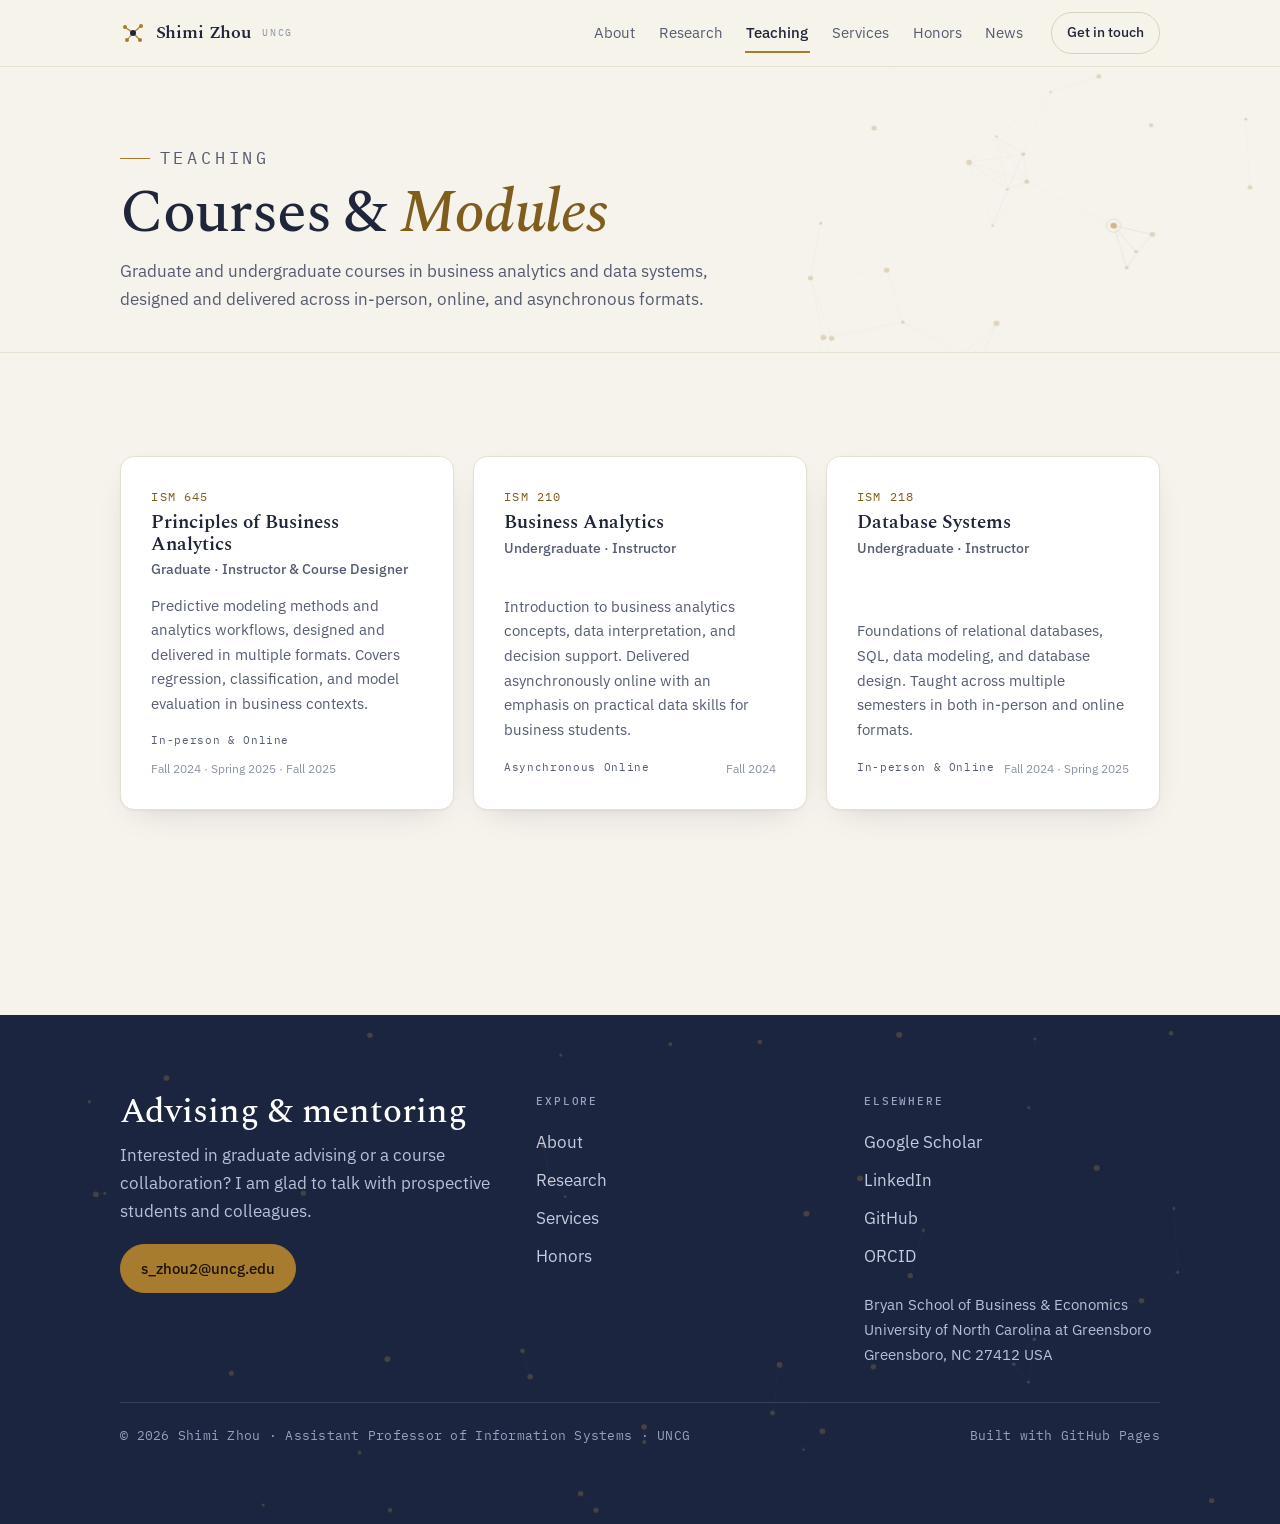
<file: teaching.html>
<!DOCTYPE html>
<html lang="en">
<head>
<meta charset="UTF-8" />
<meta name="viewport" content="width=device-width, initial-scale=1.0" />
<title>Teaching — Shimi Zhou</title>
<meta name="description" content="Courses taught by Shimi Zhou at UNCG: business analytics, predictive modeling, and database systems." />
<link rel="preconnect" href="https://fonts.googleapis.com" />
<link rel="preconnect" href="https://fonts.gstatic.com" crossorigin />
<link href="https://fonts.googleapis.com/css2?family=IBM+Plex+Mono:wght@400;500&family=IBM+Plex+Sans:wght@400;500;600&family=Spectral:ital,wght@0,400;0,500;0,600;1,400;1,500&display=swap" rel="stylesheet" />
<link rel="stylesheet" href="styles.css" />
</head>
<body>

<header class="nav" data-open="false">
  <div class="container nav-inner">
    <a class="brand" href="index.html" aria-label="Shimi Zhou — home">
      <svg class="brand-mark" viewBox="0 0 26 26" fill="none" aria-hidden="true">
        <line x1="5" y1="7" x2="13" y2="13" stroke="#A87C2E" stroke-width="1.1"/><line x1="21" y1="6" x2="13" y2="13" stroke="#A87C2E" stroke-width="1.1"/><line x1="7" y1="20" x2="13" y2="13" stroke="#A87C2E" stroke-width="1.1"/><line x1="20" y1="20" x2="13" y2="13" stroke="#A87C2E" stroke-width="1.1"/>
        <circle cx="13" cy="13" r="3" fill="#20263A"/><circle cx="5" cy="7" r="2" fill="#A87C2E"/><circle cx="21" cy="6" r="2" fill="#A87C2E"/><circle cx="7" cy="20" r="2" fill="#A87C2E"/><circle cx="20" cy="20" r="2" fill="#A87C2E"/>
      </svg>
      Shimi&nbsp;Zhou <small>UNCG</small>
    </a>
    <button class="nav-toggle" aria-label="Menu" aria-expanded="false"><span></span></button>
    <div class="nav-menu">
      <nav class="nav-links" aria-label="Primary">
        <a href="index.html#about">About</a>
        <a href="research.html">Research</a>
        <a href="teaching.html" aria-current="page">Teaching</a>
        <a href="services.html">Services</a>
        <a href="honors.html">Honors</a>
        <a href="index.html#news">News</a>
      </nav>
      <a class="nav-cta" href="mailto:s_zhou2@uncg.edu">Get in touch</a>
    </div>
  </div>
</header>

<section class="page-head">
  <canvas data-net="head" aria-hidden="true"></canvas>
  <div class="container">
    <p class="eyebrow node">Teaching</p>
    <h1>Courses &amp; <em>Modules</em></h1>
    <p>Graduate and undergraduate courses in business analytics and data systems, designed and delivered across in-person, online, and asynchronous formats.</p>
  </div>
</section>

<section class="section">
  <div class="container">
    <div class="grid-3">
      <article class="card course reveal">
        <span class="code">ISM 645</span>
        <h3>Principles of Business Analytics</h3>
        <p class="level">Graduate · Instructor &amp; Course Designer</p>
        <p>Predictive modeling methods and analytics workflows, designed and delivered in multiple formats. Covers regression, classification, and model evaluation in business contexts.</p>
        <div class="foot">
          <span class="fmt">In-person &amp; Online</span>
          <span class="terms">Fall 2024 · Spring 2025 · Fall 2025</span>
        </div>
      </article>

      <article class="card course reveal">
        <span class="code">ISM 210</span>
        <h3>Business Analytics</h3>
        <p class="level">Undergraduate · Instructor</p>
        <p>Introduction to business analytics concepts, data interpretation, and decision support. Delivered asynchronously online with an emphasis on practical data skills for business students.</p>
        <div class="foot">
          <span class="fmt">Asynchronous Online</span>
          <span class="terms">Fall 2024</span>
        </div>
      </article>

      <article class="card course reveal">
        <span class="code">ISM 218</span>
        <h3>Database Systems</h3>
        <p class="level">Undergraduate · Instructor</p>
        <p>Foundations of relational databases, SQL, data modeling, and database design. Taught across multiple semesters in both in-person and online formats.</p>
        <div class="foot">
          <span class="fmt">In-person &amp; Online</span>
          <span class="terms">Fall 2024 · Spring 2025</span>
        </div>
      </article>
    </div>
  </div>
</section>

<footer class="footer">
  <canvas class="foot-net" data-net="footer" aria-hidden="true"></canvas>
  <div class="container">
    <div class="footer-grid">
      <div>
        <h2>Advising &amp; mentoring</h2>
        <p class="foot-lead">Interested in graduate advising or a course collaboration? I am glad to talk with prospective students and colleagues.</p>
        <a class="btn btn-gold" href="mailto:s_zhou2@uncg.edu">s_zhou2@uncg.edu</a>
      </div>
      <div class="col">
        <h4>Explore</h4>
        <a href="index.html#about">About</a>
        <a href="research.html">Research</a>
        <a href="services.html">Services</a>
        <a href="honors.html">Honors</a>
      </div>
      <div class="col">
        <h4>Elsewhere</h4>
        <a href="https://scholar.google.com/citations?user=-22qbhkAAAAJ&hl=en&oi=ao" target="_blank" rel="noopener">Google Scholar</a>
        <a href="https://www.linkedin.com/in/shimi-zhou/" target="_blank" rel="noopener">LinkedIn</a>
        <a href="https://github.com/ShimiZhou" target="_blank" rel="noopener">GitHub</a>
        <a href="https://orcid.org/0000-0001-6086-1185" target="_blank" rel="noopener">ORCID</a>
        <address style="margin-top:1rem;">Bryan School of Business &amp; Economics<br/>University of North Carolina at Greensboro<br/>Greensboro, NC 27412 USA</address>
      </div>
    </div>
    <div class="footer-base">
      <span>© 2026 Shimi Zhou · Assistant Professor of Information Systems · UNCG</span>
      <span>Built with GitHub Pages</span>
    </div>
  </div>
</footer>

<script src="app.js"></script>
</body>
</html>
</file>
<file: styles.css>
/* =============================================================
   Shimi Zhou — academic site
   Palette: warm paper + deep indigo ink + restrained gold
   Type: Spectral (display) / IBM Plex Sans (body) / IBM Plex Mono (labels)
   ============================================================= */

:root {
  --ink: #20263A;          /* primary text: deep indigo-slate */
  --ink-2: #545C72;        /* secondary text */
  --ink-3: #8B93A6;        /* tertiary / captions */
  --paper: #F6F3EC;        /* page background, warm paper */
  --surface: #FFFFFF;      /* cards */
  --surface-2: #FBF9F3;    /* subtle panels */
  --deep: #1B2540;         /* deep indigo blocks (footer) */
  --deep-2: #131B31;       /* darker indigo */
  --line: #E6E0D3;         /* hairline */
  --line-2: #D8D1C0;       /* stronger hairline */
  --accent: #A87C2E;       /* muted gold */
  --accent-2: #C79A45;     /* lighter gold (nodes) */
  --accent-deep: #7F5D1D;  /* darker gold for text on light */
  --net: #C6C2B4;          /* network edges on paper */
  --net-deep: #46527A;     /* network edges on indigo */

  --maxw: 1120px;
  --gap: clamp(1rem, 2vw, 1.6rem);
  --section-y: clamp(3.75rem, 8vw, 6.75rem);
  --radius: 14px;
  --radius-sm: 9px;

  --shadow: 0 1px 2px rgba(28, 32, 52, .04),
            0 12px 34px -18px rgba(28, 32, 52, .22);
  --shadow-lg: 0 24px 60px -28px rgba(20, 26, 48, .38);

  --ff-display: "Spectral", Georgia, serif;
  --ff-body: "IBM Plex Sans", system-ui, -apple-system, sans-serif;
  --ff-mono: "IBM Plex Mono", ui-monospace, "SFMono-Regular", monospace;
}

* { box-sizing: border-box; }

html { scroll-behavior: smooth; }
@media (prefers-reduced-motion: reduce) { html { scroll-behavior: auto; } }

body {
  margin: 0;
  font-family: var(--ff-body);
  color: var(--ink);
  background: var(--paper);
  line-height: 1.65;
  font-size: 1.0625rem;
  -webkit-font-smoothing: antialiased;
  text-rendering: optimizeLegibility;
}

img { max-width: 100%; display: block; }
a { color: inherit; }

.container {
  width: 100%;
  max-width: var(--maxw);
  margin-inline: auto;
  padding-inline: clamp(1.25rem, 4vw, 2.5rem);
}

/* ---------- shared type ---------- */
.eyebrow {
  font-family: var(--ff-mono);
  font-size: .72rem;
  letter-spacing: .22em;
  text-transform: uppercase;
  color: var(--accent-deep);
  display: inline-flex;
  align-items: center;
  gap: .6rem;
  margin: 0 0 1.1rem;
}
.eyebrow::before {
  content: "";
  width: 26px; height: 1px;
  background: var(--accent);
  position: relative;
}
.eyebrow.node::before {
  width: 30px;
  background:
    radial-gradient(circle 3px at 3px 50%, var(--accent) 96%, transparent) left/auto no-repeat,
    linear-gradient(var(--accent), var(--accent)) left 6px center / 24px 1px no-repeat;
}

h1, h2, h3 { font-family: var(--ff-display); font-weight: 600; line-height: 1.12; color: var(--ink); }

.section-title {
  font-size: clamp(1.75rem, 3.6vw, 2.65rem);
  letter-spacing: -.01em;
  margin: 0 0 .5rem;
  font-weight: 500;
}
.section-title em { font-style: italic; color: var(--accent-deep); }
.section-lead {
  color: var(--ink-2);
  max-width: 62ch;
  margin: .3rem 0 0;
  font-size: 1.075rem;
}

.section { padding-block: var(--section-y); }
.section + .section { padding-top: 0; }
.section-head { margin-bottom: clamp(1.75rem, 4vw, 2.75rem); }

/* ---------- nav ---------- */
.nav {
  position: sticky; top: 0; z-index: 50;
  background: color-mix(in srgb, var(--paper) 82%, transparent);
  backdrop-filter: saturate(140%) blur(10px);
  border-bottom: 1px solid var(--line);
}
.nav-inner {
  display: flex; align-items: center; justify-content: space-between;
  gap: 1rem; min-height: 66px;
}
.brand {
  display: inline-flex; align-items: center; gap: .6rem;
  text-decoration: none; color: var(--ink);
  font-family: var(--ff-display); font-weight: 600; font-size: 1.12rem;
  letter-spacing: -.01em;
}
.brand-mark { width: 26px; height: 26px; flex: none; }
.brand small {
  font-family: var(--ff-mono); font-weight: 400;
  font-size: .62rem; letter-spacing: .18em; text-transform: uppercase;
  color: var(--ink-3); margin-left: .1rem;
}
.nav-links { display: flex; align-items: center; gap: clamp(.5rem, 1.6vw, 1.4rem); }
.nav-links a {
  text-decoration: none; color: var(--ink-2);
  font-size: .92rem; padding: .35rem .1rem; position: relative;
  transition: color .18s ease;
}
.nav-links a::after {
  content: ""; position: absolute; left: 0; right: 0; bottom: -2px; height: 2px;
  background: var(--accent); transform: scaleX(0); transform-origin: left;
  transition: transform .22s ease;
}
.nav-links a:hover { color: var(--ink); }
.nav-links a:hover::after,
.nav-links a[aria-current="page"]::after { transform: scaleX(1); }
.nav-links a[aria-current="page"] { color: var(--ink); font-weight: 500; }

.nav-cta {
  text-decoration: none; font-size: .88rem; font-weight: 500;
  padding: .5rem .95rem; border-radius: 999px;
  border: 1px solid var(--line-2); color: var(--ink);
  transition: border-color .18s ease, background .18s ease;
}
.nav-cta:hover { border-color: var(--accent); background: color-mix(in srgb, var(--accent) 8%, transparent); }

.nav-toggle {
  display: none; background: none; border: 1px solid var(--line-2);
  border-radius: 9px; width: 42px; height: 38px; cursor: pointer;
  padding: 0; align-items: center; justify-content: center;
}
.nav-toggle span, .nav-toggle span::before, .nav-toggle span::after {
  content: ""; display: block; width: 18px; height: 2px; background: var(--ink);
  position: relative; transition: transform .2s ease, opacity .2s ease;
}
.nav-toggle span::before { position: absolute; top: -6px; }
.nav-toggle span::after { position: absolute; top: 6px; }
.nav[data-open="true"] .nav-toggle span { background: transparent; }
.nav[data-open="true"] .nav-toggle span::before { transform: translateY(6px) rotate(45deg); }
.nav[data-open="true"] .nav-toggle span::after { transform: translateY(-6px) rotate(-45deg); }

@media (max-width: 860px) {
  .nav-toggle { display: inline-flex; }
  .nav-menu {
    position: absolute; left: 0; right: 0; top: 100%;
    background: var(--paper); border-bottom: 1px solid var(--line);
    display: grid; gap: .2rem; padding: .75rem clamp(1.25rem, 4vw, 2.5rem) 1.25rem;
    transform: translateY(-8px); opacity: 0; pointer-events: none;
    transition: opacity .18s ease, transform .18s ease;
  }
  .nav[data-open="true"] .nav-menu { transform: none; opacity: 1; pointer-events: auto; }
  .nav-menu { flex-direction: column; align-items: stretch; }
  .nav-links { flex-direction: column; align-items: stretch; gap: 0; }
  .nav-links a { padding: .7rem .2rem; border-bottom: 1px solid var(--line); }
  .nav-links a::after { display: none; }
  .nav-links a[aria-current="page"] { color: var(--accent-deep); }
  .nav-cta { margin-top: .6rem; text-align: center; }
}
.nav-menu { display: flex; align-items: center; gap: clamp(.75rem, 2vw, 1.8rem); }

/* ---------- buttons ---------- */
.btn {
  display: inline-flex; align-items: center; gap: .5rem;
  font: inherit; font-size: .95rem; font-weight: 500;
  text-decoration: none; cursor: pointer;
  padding: .7rem 1.25rem; border-radius: 999px;
  border: 1px solid transparent; transition: transform .16s ease, background .18s ease, border-color .18s ease;
}
.btn:active { transform: translateY(1px); }
.btn-primary { background: var(--ink); color: #fff; }
.btn-primary:hover { background: var(--deep); }
.btn-ghost { border-color: var(--line-2); color: var(--ink); }
.btn-ghost:hover { border-color: var(--accent); background: color-mix(in srgb, var(--accent) 8%, transparent); }
.btn .arr { transition: transform .18s ease; }
.btn:hover .arr { transform: translateX(3px); }

/* =============================================================
   HERO
   ============================================================= */
.hero { padding-block: clamp(2.5rem, 6vw, 5rem) clamp(3rem, 7vw, 5.5rem); position: relative; }
.hero-grid {
  display: grid; grid-template-columns: 1.05fr .95fr; gap: clamp(2rem, 5vw, 4.5rem);
  align-items: center;
}
.hero-name {
  font-size: clamp(3rem, 8vw, 5.75rem); font-weight: 500; letter-spacing: -.03em;
  line-height: .98; margin: .2rem 0 .1rem;
}
.hero-name .given { font-style: normal; }
.hero-name .family { font-style: italic; color: var(--ink); }
.hero-cn {
  font-family: var(--ff-display); font-size: clamp(1.15rem, 2.4vw, 1.5rem);
  color: var(--ink-2); letter-spacing: .28em; margin: 0 0 1.15rem; font-weight: 400;
}
.hero-role { font-size: 1.12rem; color: var(--ink); margin: 0 0 .15rem; font-weight: 500; }
.hero-affil { color: var(--ink-2); margin: 0 0 1.35rem; font-size: 1rem; }
.hero-intro { color: var(--ink-2); max-width: 52ch; margin: 0 0 1.6rem; }
.hero-actions { display: flex; flex-wrap: wrap; gap: .7rem; margin-bottom: 1.5rem; }

.hero-tags { display: flex; flex-wrap: wrap; gap: .45rem; margin-top: .2rem; }
.tag {
  font-family: var(--ff-mono); font-size: .72rem; letter-spacing: .04em;
  color: var(--ink-2); background: var(--surface); border: 1px solid var(--line);
  padding: .32rem .6rem; border-radius: 999px;
}

/* network figure with central photo node */
.hero-figure { position: relative; aspect-ratio: 1 / 1; width: 100%; max-width: 460px; margin-inline: auto; }
.hero-canvas { position: absolute; inset: 0; width: 100%; height: 100%; }
.hero-photo {
  position: absolute; top: 50%; left: 50%; transform: translate(-50%, -50%);
  width: 44%; aspect-ratio: 1; border-radius: 50%;
  background: var(--surface-2); border: 1px solid var(--line-2);
  box-shadow: 0 0 0 6px var(--paper), 0 0 0 7px color-mix(in srgb, var(--accent) 55%, transparent),
              var(--shadow-lg);
  overflow: hidden; display: grid; place-items: center; z-index: 2;
}
.hero-photo img { width: 100%; height: 100%; object-fit: cover; }
.hero-photo .monogram {
  font-family: var(--ff-display); font-size: clamp(2.4rem, 8vw, 3.6rem); font-weight: 600;
  color: var(--ink); letter-spacing: -.02em;
}
.hero-photo .monogram small {
  display: block; font-family: var(--ff-mono); font-size: .6rem; letter-spacing: .18em;
  color: var(--ink-3); text-align: center; margin-top: .1rem;
}
.hero-figure .fig-label {
  position: absolute; bottom: -.2rem; left: 50%; transform: translateX(-50%);
  font-family: var(--ff-mono); font-size: .64rem; letter-spacing: .16em; text-transform: uppercase;
  color: var(--ink-3); white-space: nowrap;
}

.socials { display: flex; flex-wrap: wrap; gap: .9rem; margin-top: 1.4rem; }
.socials a {
  font-family: var(--ff-mono); font-size: .78rem; letter-spacing: .04em;
  text-decoration: none; color: var(--ink-2);
  border-bottom: 1px solid transparent; padding-bottom: 1px; transition: color .16s, border-color .16s;
}
.socials a:hover { color: var(--ink); border-color: var(--accent); }

@media (max-width: 860px) {
  .hero-grid { grid-template-columns: 1fr; gap: 2.2rem; }
  .hero-figure { order: -1; max-width: 320px; }
}

/* =============================================================
   ABOUT
   ============================================================= */
.about-grid { display: grid; grid-template-columns: 1.5fr 1fr; gap: clamp(2rem, 5vw, 4rem); align-items: start; }
@media (max-width: 860px) { .about-grid { grid-template-columns: 1fr; } }
.prose p { color: var(--ink-2); margin: 0 0 1.1rem; }
.prose p strong { color: var(--ink); font-weight: 600; }
.prose a { color: var(--accent-deep); text-decoration: none; border-bottom: 1px solid var(--line-2); }
.prose a:hover { border-color: var(--accent); }

.pullquote {
  font-family: var(--ff-display); font-style: italic; font-size: 1.22rem; line-height: 1.5;
  color: var(--ink); border-left: 2px solid var(--accent); padding: .2rem 0 .2rem 1.25rem;
  margin: 1.75rem 0; max-width: 54ch;
}

.about-aside { display: grid; gap: 1rem; }
.mini-card {
  background: var(--surface); border: 1px solid var(--line); border-radius: var(--radius);
  padding: 1.15rem 1.25rem;
}
.mini-card h4 {
  font-family: var(--ff-mono); font-size: .7rem; letter-spacing: .16em; text-transform: uppercase;
  color: var(--accent-deep); margin: 0 0 .85rem; font-weight: 500;
}
.timeline { display: grid; gap: .9rem; }
.timeline .row { display: grid; grid-template-columns: 1fr auto; gap: .5rem 1rem; align-items: baseline; }
.timeline .role { font-weight: 500; color: var(--ink); font-size: .95rem; }
.timeline .where { color: var(--ink-2); font-size: .85rem; }
.timeline .when { font-family: var(--ff-mono); font-size: .72rem; color: var(--ink-3); white-space: nowrap; }

/* interests grid */
.interest-grid { display: grid; grid-template-columns: repeat(auto-fit, minmax(230px, 1fr)); gap: 1rem; margin-top: 1.5rem; }
.interest {
  background: var(--surface); border: 1px solid var(--line); border-radius: var(--radius);
  padding: 1.35rem 1.3rem; position: relative; overflow: hidden;
  transition: transform .2s ease, box-shadow .2s ease, border-color .2s ease;
}
.interest:hover { transform: translateY(-3px); box-shadow: var(--shadow); border-color: var(--line-2); }
.interest .idx { font-family: var(--ff-mono); font-size: .72rem; color: var(--accent); letter-spacing: .1em; }
.interest h3 { font-size: 1.12rem; margin: .5rem 0 .5rem; font-weight: 600; }
.interest p { color: var(--ink-2); font-size: .92rem; margin: 0; line-height: 1.55; }

/* =============================================================
   CARDS / LISTS shared across pages
   ============================================================= */
.card {
  background: var(--surface); border: 1px solid var(--line); border-radius: var(--radius);
  padding: clamp(1.3rem, 3vw, 1.9rem); box-shadow: var(--shadow);
}
.grid-2 { display: grid; grid-template-columns: repeat(2, 1fr); gap: 1.15rem; }
.grid-3 { display: grid; grid-template-columns: repeat(3, 1fr); gap: 1.15rem; }
@media (max-width: 820px) { .grid-2, .grid-3 { grid-template-columns: 1fr; } }

.chips { display: flex; flex-wrap: wrap; gap: .4rem; margin-top: .9rem; }
.chip {
  font-family: var(--ff-mono); font-size: .7rem; letter-spacing: .03em;
  color: var(--ink-2); background: var(--surface-2); border: 1px solid var(--line);
  padding: .28rem .55rem; border-radius: 6px;
}
.chip.gold { color: var(--accent-deep); border-color: color-mix(in srgb, var(--accent) 40%, var(--line)); background: color-mix(in srgb, var(--accent) 8%, var(--surface)); }

/* research focus cards */
.focus { position: relative; }
.focus h3 { font-size: 1.28rem; margin: 0 0 .6rem; }
.focus p { color: var(--ink-2); margin: 0; font-size: .96rem; }
.focus .status {
  display: inline-block; font-family: var(--ff-mono); font-size: .66rem; letter-spacing: .12em;
  text-transform: uppercase; color: var(--accent-deep); margin-bottom: .55rem;
}

/* publications */
.pub-group { margin-top: 2rem; }
.pub-group > h3 {
  font-family: var(--ff-mono); font-weight: 500; font-size: .78rem; letter-spacing: .16em;
  text-transform: uppercase; color: var(--accent-deep); margin: 0 0 1.1rem;
  padding-bottom: .55rem; border-bottom: 1px solid var(--line);
}
.pub {
  display: grid; grid-template-columns: auto 1fr; gap: 1rem;
  padding: 1.15rem 0; border-bottom: 1px solid var(--line);
}
.pub:last-child { border-bottom: 0; }
.pub .num {
  font-family: var(--ff-mono); font-size: .82rem; color: var(--accent);
  padding-top: .1rem; font-variant-numeric: tabular-nums;
}
.pub .cite { color: var(--ink); margin: 0; font-size: .98rem; line-height: 1.6; }
.pub .cite strong { font-weight: 600; }
.pub .cite em { color: var(--ink-2); }
.pub .cite a { color: var(--accent-deep); text-decoration: none; border-bottom: 1px solid var(--line-2); word-break: break-word; }
.pub .cite a:hover { border-color: var(--accent); }
.pub .rec { margin-top: .6rem; display: flex; flex-wrap: wrap; gap: .35rem; align-items: center; }
.pub .rec .lbl { font-family: var(--ff-mono); font-size: .64rem; letter-spacing: .1em; text-transform: uppercase; color: var(--ink-3); margin-right: .2rem; }

/* talk / list card */
.talk { padding: 1.1rem 0; border-bottom: 1px solid var(--line); }
.talk:last-child { border-bottom: 0; }
.talk h4 { font-family: var(--ff-body); font-weight: 600; font-size: 1.02rem; margin: 0 0 .3rem; color: var(--ink); }
.talk .meta { color: var(--ink-2); font-size: .9rem; }
.talk .venue { font-family: var(--ff-mono); font-size: .68rem; letter-spacing: .08em; text-transform: uppercase; color: var(--accent-deep); }

/* simple two-col list rows (services, review) */
.rows { display: grid; gap: 0; }
.rows .item {
  display: grid; grid-template-columns: 1fr auto; gap: .5rem 1rem; align-items: baseline;
  padding: .85rem 0; border-bottom: 1px solid var(--line);
}
.rows .item:last-child { border-bottom: 0; }
.rows .item .name { color: var(--ink); font-weight: 500; }
.rows .item .sub { color: var(--ink-2); font-size: .9rem; font-weight: 400; }
.rows .item .year { font-family: var(--ff-mono); font-size: .74rem; color: var(--ink-3); white-space: nowrap; }

/* course cards (teaching) */
.course { display: flex; flex-direction: column; height: 100%; }
.course .code { font-family: var(--ff-mono); font-size: .74rem; letter-spacing: .1em; color: var(--accent-deep); }
.course h3 { font-size: 1.2rem; margin: .35rem 0 .2rem; }
.course .level { color: var(--ink-2); font-size: .85rem; margin-bottom: .8rem; font-weight: 500; }
.course p { color: var(--ink-2); font-size: .93rem; margin: 0 0 1rem; flex: 1; }
.course .foot { display: flex; flex-wrap: wrap; gap: .5rem; align-items: center; justify-content: space-between; }
.course .fmt { font-family: var(--ff-mono); font-size: .68rem; letter-spacing: .06em; color: var(--ink-2); }
.course .terms { font-size: .78rem; color: var(--ink-3); }

/* honors */
.award {
  display: grid; grid-template-columns: auto 1fr auto; gap: 1.1rem; align-items: center;
  padding: 1.3rem; background: var(--surface); border: 1px solid var(--line);
  border-radius: var(--radius); box-shadow: var(--shadow); margin-bottom: 1rem;
  transition: transform .18s ease, border-color .18s ease;
}
.award:hover { transform: translateY(-2px); border-color: color-mix(in srgb, var(--accent) 45%, var(--line)); }
.award .ic {
  width: 52px; height: 52px; border-radius: 12px; flex: none; display: grid; place-items: center;
  background: color-mix(in srgb, var(--accent) 12%, var(--surface));
  border: 1px solid color-mix(in srgb, var(--accent) 30%, var(--line));
  font-size: 1.4rem;
}
.award h3 { font-size: 1.14rem; margin: 0 0 .2rem; font-weight: 600; }
.award p { margin: 0; color: var(--ink-2); font-size: .92rem; }
.award p a { color: var(--accent-deep); text-decoration: none; border-bottom: 1px solid var(--line-2); }
.award .yr { font-family: var(--ff-mono); font-size: .8rem; color: var(--ink-3); white-space: nowrap; }
@media (max-width: 560px) { .award { grid-template-columns: auto 1fr; } .award .yr { grid-column: 2; } }

/* blog / news cards */
.news-grid { display: grid; grid-template-columns: 1.4fr 1fr; gap: 1.15rem; }
@media (max-width: 820px) { .news-grid { grid-template-columns: 1fr; } }
.news {
  display: flex; flex-direction: column; background: var(--surface);
  border: 1px solid var(--line); border-radius: var(--radius); overflow: hidden;
  box-shadow: var(--shadow); transition: transform .2s ease, box-shadow .2s ease;
  text-decoration: none; color: inherit;
}
.news:hover { transform: translateY(-4px); box-shadow: var(--shadow-lg); }
.news .thumb { aspect-ratio: 16 / 9; background: var(--deep); position: relative; overflow: hidden; }
.news .thumb canvas { position: absolute; inset: 0; width: 100%; height: 100%; }
.news .body { padding: 1.3rem 1.35rem 1.45rem; display: flex; flex-direction: column; flex: 1; }
.news.big .body { padding: 1.6rem 1.6rem 1.7rem; }
.news .kicker { font-family: var(--ff-mono); font-size: .66rem; letter-spacing: .12em; text-transform: uppercase; color: var(--accent-deep); margin-bottom: .55rem; }
.news h3 { font-size: 1.18rem; margin: 0 0 .55rem; line-height: 1.25; }
.news.big h3 { font-size: 1.5rem; }
.news p { color: var(--ink-2); font-size: .92rem; margin: 0 0 1rem; flex: 1; }
.news .more { font-family: var(--ff-mono); font-size: .76rem; letter-spacing: .04em; color: var(--accent-deep); display: inline-flex; align-items: center; gap: .35rem; }
.news:hover .more .arr { transform: translateX(3px); }
.news .more .arr { transition: transform .18s ease; }

/* =============================================================
   FOOTER / CONTACT
   ============================================================= */
.footer {
  background: var(--deep); color: #E7E9F2; margin-top: var(--section-y);
  position: relative; overflow: hidden;
}
.footer canvas.foot-net { position: absolute; inset: 0; width: 100%; height: 100%; opacity: .5; }
.footer .container { position: relative; z-index: 1; padding-block: clamp(3rem, 6vw, 5rem); }
.footer-grid { display: grid; grid-template-columns: 1.3fr 1fr 1fr; gap: 2rem; }
@media (max-width: 820px) { .footer-grid { grid-template-columns: 1fr; gap: 1.75rem; } }
.footer h2 { color: #fff; font-size: clamp(1.6rem, 3vw, 2.2rem); font-weight: 500; margin: 0 0 .6rem; }
.footer .foot-lead { color: #B9C0D6; max-width: 44ch; margin: 0 0 1.2rem; }
.footer h4 { font-family: var(--ff-mono); font-size: .7rem; letter-spacing: .16em; text-transform: uppercase; color: #9AA3C0; margin: 0 0 .85rem; font-weight: 500; }
.footer a { color: #E7E9F2; text-decoration: none; }
.footer .col a { display: block; padding: .28rem 0; color: #C6CBDE; border-bottom: 1px solid transparent; width: fit-content; transition: color .16s, border-color .16s; }
.footer .col a:hover { color: #fff; border-color: var(--accent-2); }
.footer address { font-style: normal; color: #B9C0D6; font-size: .92rem; line-height: 1.7; }
.footer .btn-gold { background: var(--accent); color: #1a1305; border-color: var(--accent); }
.footer .btn-gold:hover { background: var(--accent-2); }
.footer-base {
  border-top: 1px solid rgba(255,255,255,.12); margin-top: 2.2rem; padding-top: 1.4rem;
  display: flex; flex-wrap: wrap; gap: .5rem 1.5rem; justify-content: space-between;
  font-size: .82rem; color: #98A0BC; font-family: var(--ff-mono); letter-spacing: .02em;
}

/* =============================================================
   PAGE HEADER (interior pages)
   ============================================================= */
.page-head { padding-block: clamp(2.75rem, 6vw, 4.5rem) clamp(1.5rem, 3vw, 2.5rem); border-bottom: 1px solid var(--line); position: relative; overflow: hidden; }
.page-head canvas { position: absolute; right: -8%; top: -20%; width: 46%; height: 140%; opacity: .5; pointer-events: none; }
.page-head .container { position: relative; z-index: 1; }
.page-head h1 { font-size: clamp(2.4rem, 5.5vw, 3.8rem); font-weight: 500; letter-spacing: -.02em; margin: .4rem 0 .6rem; }
.page-head h1 em { font-style: italic; color: var(--accent-deep); }
.page-head p { color: var(--ink-2); max-width: 60ch; margin: 0; font-size: 1.08rem; }

/* focus / reveal */
:focus-visible { outline: 2px solid var(--accent); outline-offset: 3px; border-radius: 4px; }

.reveal { opacity: 1; transform: none; }
.js .reveal { opacity: 0; transform: translateY(14px); transition: opacity .6s ease, transform .6s ease; }
.js .reveal.in { opacity: 1; transform: none; }
@media (prefers-reduced-motion: reduce) {
  .js .reveal { opacity: 1; transform: none; transition: none; }
}
</file>
